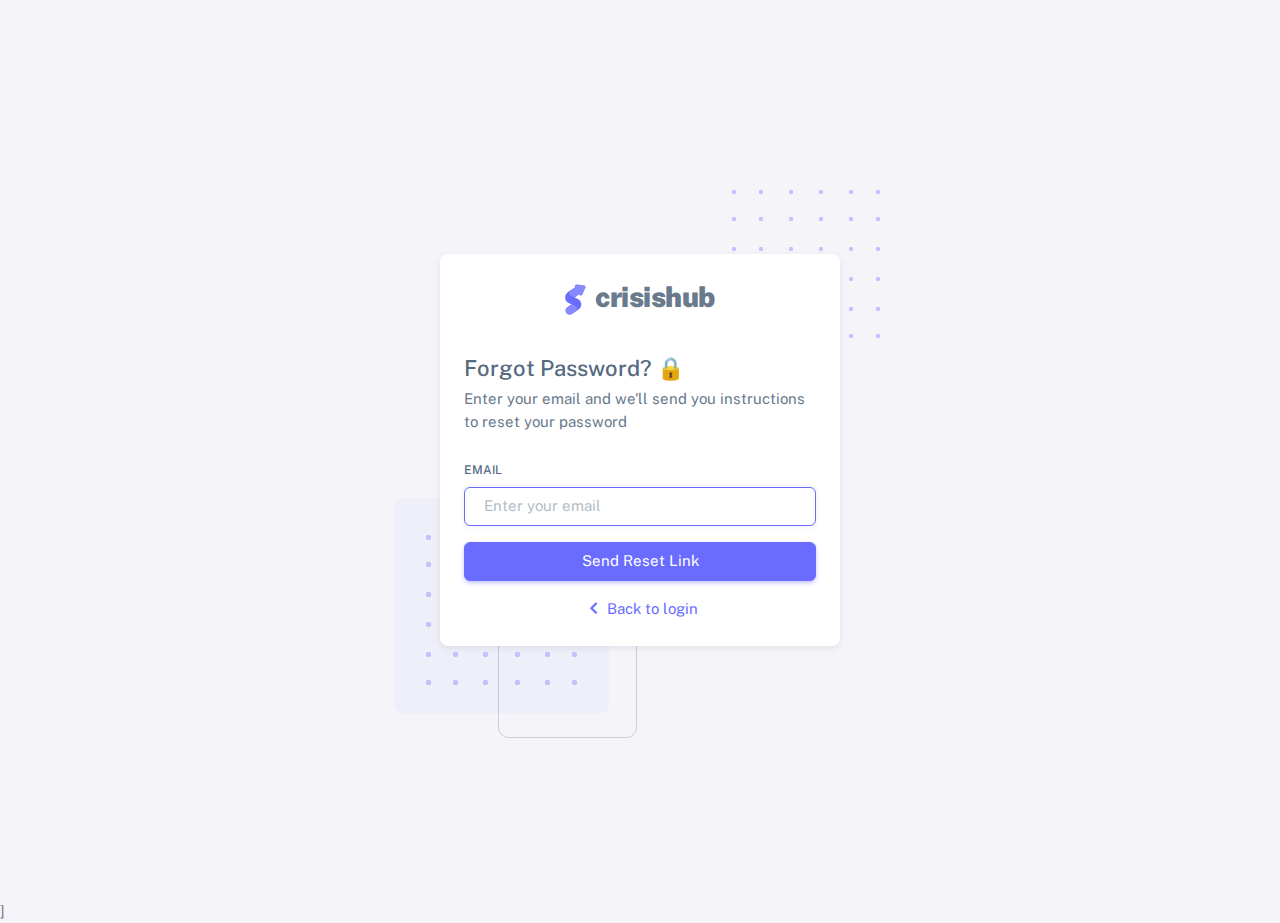
<file: CrisisHub-dashboard/html/auth-forgot-password-basic.html>
<!DOCTYPE html>


<!-- beautify ignore:start -->
<html
        lang="en"
        class="light-style customizer-hide"
        dir="ltr"
        data-theme="theme-default"
        data-assets-path="../assets/"
        data-template="vertical-menu-template-free"
>
<head>
    <meta charset="utf-8" />
    <meta
            name="viewport"
            content="width=device-width, initial-scale=1.0, user-scalable=no, minimum-scale=1.0, maximum-scale=1.0"
    />




    <title>CrisisHub Dashboard</title>

    <meta name="description" content="" />


    <!-- Favicon -->
    <link rel="icon" type="image/x-icon" href="../assets/img/favicon/favicon.ico" />

    <!-- Fonts -->
    <link rel="preconnect" href="https://fonts.googleapis.com" />
    <link rel="preconnect" href="https://fonts.gstatic.com" crossorigin />
    <link
            href="https://fonts.googleapis.com/css2?family=Public+Sans:ital,wght@0,300;0,400;0,500;0,600;0,700;1,300;1,400;1,500;1,600;1,700&display=swap"
            rel="stylesheet"
    />

    <!-- Icons. Uncomment required icon fonts -->
    <link rel="stylesheet" href="../assets/vendor/fonts/boxicons.css" />

    <!-- Validation -->
    <script type="module" src="../TypeScript/ValidationForgotPassword.ts"></script>

    <!-- js bundle + css -->
    <link href="https://cdn.jsdelivr.net/npm/bootstrap@5.1.3/dist/css/bootstrap.min.css" rel="stylesheet" integrity="sha384-1BmE4kWBq78iYhFldvKuhfTAU6auU8tT94WrHftjDbrCEXSU1oBoqyl2QvZ6jIW3" crossorigin="anonymous">
    <script src="https://cdn.jsdelivr.net/npm/bootstrap@5.1.3/dist/js/bootstrap.bundle.min.js" integrity="sha384-ka7Sk0Gln4gmtz2MlQnikT1wXgYsOg+OMhuP+IlRH9sENBO0LRn5q+8nbTov4+1p" crossorigin="anonymous"></script>

    <!-- Core CSS -->
    <link rel="stylesheet" href="../assets/vendor/css/core.css" class="template-customizer-core-css" />
    <link rel="stylesheet" href="../assets/vendor/css/theme-default.css" class="template-customizer-theme-css" />
    <link rel="stylesheet" href="../assets/css/demo.css" />

    <!-- Vendors CSS -->
    <link rel="stylesheet" href="../assets/vendor/libs/perfect-scrollbar/perfect-scrollbar.css" />

    <!-- Page CSS -->
    <!-- Page -->
    <link rel="stylesheet" href="../assets/vendor/css/pages/page-auth.css" />
    <!-- Helpers -->
    <script src="../assets/vendor/js/helpers.js"></script>


    <script src="../assets/js/config.js"></script>
</head>





<body>
<!-- Content -->

<div class="container-xxl">
    <div class="authentication-wrapper authentication-basic container-p-y">
        <div class="authentication-inner py-4">
            <!-- Forgot Password -->
            <div class="card">
                <div class="card-body">
                    <!-- Logo -->
                    <div class="app-brand justify-content-center">
                        <a href="index.html" class="app-brand-link gap-2">
                  <span class="app-brand-logo demo">
                    <svg
                            width="25"
                            viewBox="0 0 25 42"
                            version="1.1"
                            xmlns="http://www.w3.org/2000/svg"
                            xmlns:xlink="http://www.w3.org/1999/xlink"
                    >
                      <defs>
                        <path
                                d="M13.7918663,0.358365126 L3.39788168,7.44174259 C0.566865006,9.69408886 -0.379795268,12.4788597 0.557900856,15.7960551 C0.68998853,16.2305145 1.09562888,17.7872135 3.12357076,19.2293357 C3.8146334,19.7207684 5.32369333,20.3834223 7.65075054,21.2172976 L7.59773219,21.2525164 L2.63468769,24.5493413 C0.445452254,26.3002124 0.0884951797,28.5083815 1.56381646,31.1738486 C2.83770406,32.8170431 5.20850219,33.2640127 7.09180128,32.5391577 C8.347334,32.0559211 11.4559176,30.0011079 16.4175519,26.3747182 C18.0338572,24.4997857 18.6973423,22.4544883 18.4080071,20.2388261 C17.963753,17.5346866 16.1776345,15.5799961 13.0496516,14.3747546 L10.9194936,13.4715819 L18.6192054,7.984237 L13.7918663,0.358365126 Z"
                                id="path-1"
                        ></path>
                        <path
                                d="M5.47320593,6.00457225 C4.05321814,8.216144 4.36334763,10.0722806 6.40359441,11.5729822 C8.61520715,12.571656 10.0999176,13.2171421 10.8577257,13.5094407 L15.5088241,14.433041 L18.6192054,7.984237 C15.5364148,3.11535317 13.9273018,0.573395879 13.7918663,0.358365126 C13.5790555,0.511491653 10.8061687,2.3935607 5.47320593,6.00457225 Z"
                                id="path-3"
                        ></path>
                        <path
                                d="M7.50063644,21.2294429 L12.3234468,23.3159332 C14.1688022,24.7579751 14.397098,26.4880487 13.008334,28.506154 C11.6195701,30.5242593 10.3099883,31.790241 9.07958868,32.3040991 C5.78142938,33.4346997 4.13234973,34 4.13234973,34 C4.13234973,34 2.75489982,33.0538207 2.37032616e-14,31.1614621 C-0.55822714,27.8186216 -0.55822714,26.0572515 -4.05231404e-15,25.8773518 C0.83734071,25.6075023 2.77988457,22.8248993 3.3049379,22.52991 C3.65497346,22.3332504 5.05353963,21.8997614 7.50063644,21.2294429 Z"
                                id="path-4"
                        ></path>
                        <path
                                d="M20.6,7.13333333 L25.6,13.8 C26.2627417,14.6836556 26.0836556,15.9372583 25.2,16.6 C24.8538077,16.8596443 24.4327404,17 24,17 L14,17 C12.8954305,17 12,16.1045695 12,15 C12,14.5672596 12.1403557,14.1461923 12.4,13.8 L17.4,7.13333333 C18.0627417,6.24967773 19.3163444,6.07059163 20.2,6.73333333 C20.3516113,6.84704183 20.4862915,6.981722 20.6,7.13333333 Z"
                                id="path-5"
                        ></path>
                      </defs>
                      <g id="g-app-brand" stroke="none" stroke-width="1" fill="none" fill-rule="evenodd">
                        <g id="Brand-Logo" transform="translate(-27.000000, -15.000000)">
                          <g id="Icon" transform="translate(27.000000, 15.000000)">
                            <g id="Mask" transform="translate(0.000000, 8.000000)">
                              <mask id="mask-2" fill="white">
                                <use xlink:href="#path-1"></use>
                              </mask>
                              <use fill="#696cff" xlink:href="#path-1"></use>
                              <g id="Path-3" mask="url(#mask-2)">
                                <use fill="#696cff" xlink:href="#path-3"></use>
                                <use fill-opacity="0.2" fill="#FFFFFF" xlink:href="#path-3"></use>
                              </g>
                              <g id="Path-4" mask="url(#mask-2)">
                                <use fill="#696cff" xlink:href="#path-4"></use>
                                <use fill-opacity="0.2" fill="#FFFFFF" xlink:href="#path-4"></use>
                              </g>
                            </g>
                            <g
                                    id="Triangle"
                                    transform="translate(19.000000, 11.000000) rotate(-300.000000) translate(-19.000000, -11.000000) "
                            >
                              <use fill="#696cff" xlink:href="#path-5"></use>
                              <use fill-opacity="0.2" fill="#FFFFFF" xlink:href="#path-5"></use>
                            </g>
                          </g>
                        </g>
                      </g>
                    </svg>
                  </span>
                            <span class="app-brand-text demo text-body fw-bolder">CrisisHub</span>
                        </a>
                    </div>
                    <!-- /Logo -->
                    <h4 class="mb-2">Forgot Password? 🔒</h4>
                    <p class="mb-4">Enter your email and we'll send you instructions to reset your password</p>
                    <form id="formAuthentication" class="mb-3" action="index.html" method="POST">
                        <div class="mb-3">
                            <label for="email" class="form-label">Email</label>
                            <input
                                    type="text"
                                    class="form-control"
                                    id="email"
                                    name="email"
                                    placeholder="Enter your email"
                                    autofocus
                            />
                        </div>
                        <button class="btn btn-primary d-grid w-100">Send Reset Link</button>
                    </form>
                    <div class="text-center">
                        <a href="auth-login-basic.html" class="d-flex align-items-center justify-content-center">
                            <i class="bx bx-chevron-left scaleX-n1-rtl bx-sm"></i>
                            Back to login
                        </a>
                    </div>
                </div>
            </div>
            <!-- /Forgot Password -->
        </div>
    </div>
</div>

<!-- / Content -->



<!-- Core JS -->
<!-- build:js assets/vendor/js/core.js -->
<script src="../assets/vendor/libs/jquery/jquery.js"></script>
<script src="../assets/vendor/libs/popper/popper.js"></script>
<script src="../assets/vendor/js/bootstrap.js"></script>
<script src="../assets/vendor/libs/perfect-scrollbar/perfect-scrollbar.js"></script>

<script src="../assets/vendor/js/menu.js"></script>
<!-- endbuild -->

<!-- Vendors JS -->

<!-- Main JS -->
<script src="../assets/js/main.js"></script>

]

</body>
</html>
</file>
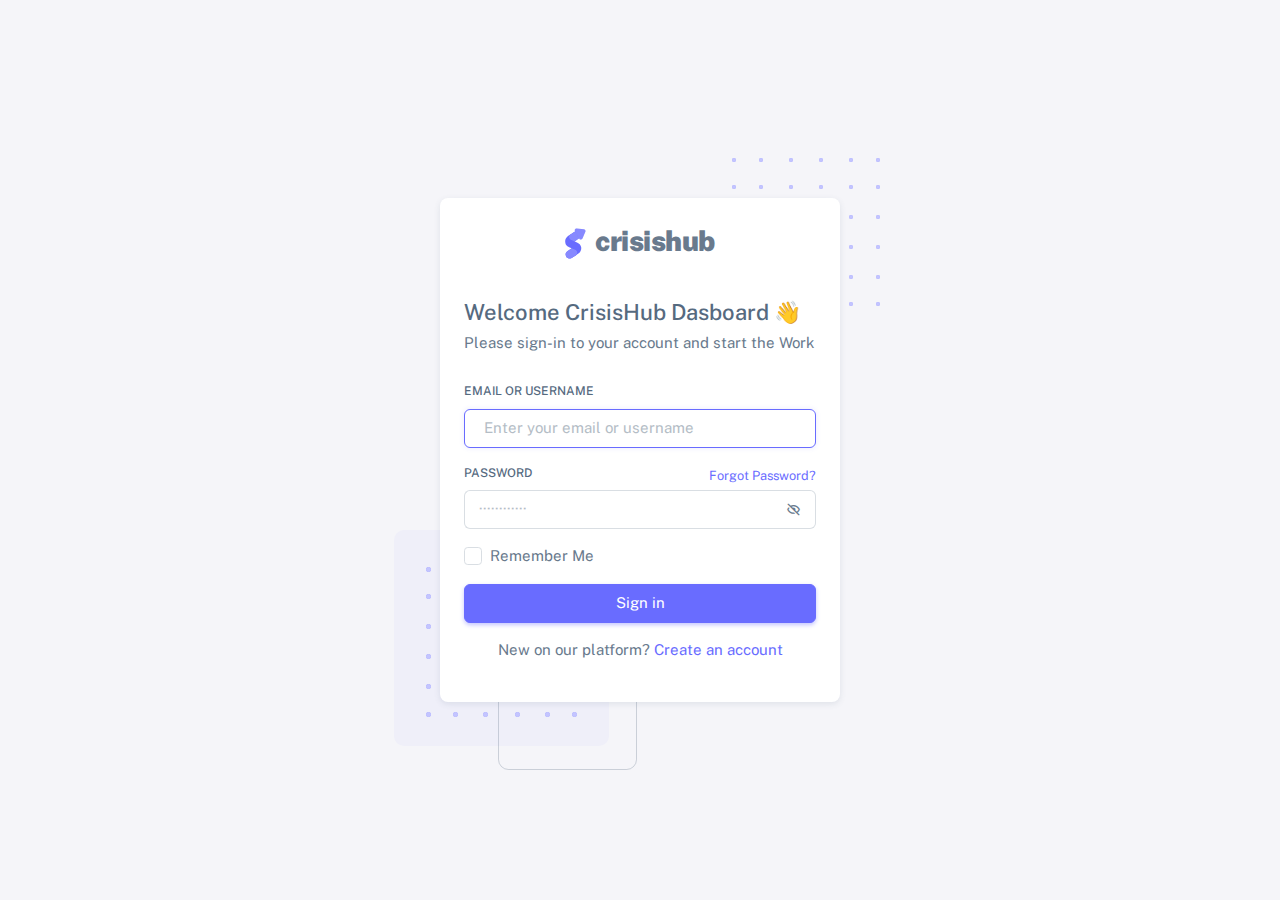
<file: CrisisHub-dashboard/html/auth-login-basic.html>
<!DOCTYPE html>


<html
        lang="en"
        class="light-style customizer-hide"
        dir="ltr"
        data-theme="theme-default"
        data-assets-path="../assets/"
        data-template="vertical-menu-template-free"
>
<head>
    <meta charset="utf-8" />
    <meta
            name="viewport"
            content="width=device-width, initial-scale=1.0, user-scalable=no, minimum-scale=1.0, maximum-scale=1.0"
    />

    <title>CrisHub Dashboard</title>

    <meta name="description" content="" />

    <!-- Favicon -->
    <link rel="icon" type="image/x-icon" href="../assets/img/favicon/favicon.ico" />

    <!-- Fonts -->
    <link rel="preconnect" href="https://fonts.googleapis.com" />
    <link rel="preconnect" href="https://fonts.gstatic.com" crossorigin />
    <link
            href="https://fonts.googleapis.com/css2?family=Public+Sans:ital,wght@0,300;0,400;0,500;0,600;0,700;1,300;1,400;1,500;1,600;1,700&display=swap"
            rel="stylesheet"
    />

    <!-- Icons. Uncomment required icon fonts -->
    <link rel="stylesheet" href="../assets/vendor/fonts/boxicons.css" />


    <!-- js bundle + css -->
    <link href="https://cdn.jsdelivr.net/npm/bootstrap@5.1.3/dist/css/bootstrap.min.css" rel="stylesheet" integrity="sha384-1BmE4kWBq78iYhFldvKuhfTAU6auU8tT94WrHftjDbrCEXSU1oBoqyl2QvZ6jIW3" crossorigin="anonymous">
    <script src="https://cdn.jsdelivr.net/npm/bootstrap@5.1.3/dist/js/bootstrap.bundle.min.js" integrity="sha384-ka7Sk0Gln4gmtz2MlQnikT1wXgYsOg+OMhuP+IlRH9sENBO0LRn5q+8nbTov4+1p" crossorigin="anonymous"></script>

    <!-- validation -->
    <script type="module" src="../TypeScript/ValidationLogin.ts"></script>


    <!-- Core CSS -->
    <link rel="stylesheet" href="../assets/vendor/css/core.css" class="template-customizer-core-css" />
    <link rel="stylesheet" href="../assets/vendor/css/theme-default.css" class="template-customizer-theme-css" />
    <link rel="stylesheet" href="../assets/css/demo.css" />

    <!-- Vendors CSS -->
    <link rel="stylesheet" href="../assets/vendor/libs/perfect-scrollbar/perfect-scrollbar.css" />

    <!-- Page CSS -->
    <!-- Page -->
    <link rel="stylesheet" href="../assets/vendor/css/pages/page-auth.css" />
    <!-- Helpers -->
    <script src="../assets/vendor/js/helpers.js"></script>


    <script src="../assets/js/config.js"></script>
</head>

<body>
<!-- Content -->

<div class="container-xxl">
    <div class="authentication-wrapper authentication-basic container-p-y">
        <div class="authentication-inner">
            <!-- Register -->
            <div class="card">
                <div class="card-body">
                    <!-- Logo -->
                    <div class="app-brand justify-content-center">
                        <a href="index.html" class="app-brand-link gap-2">
                  <span class="app-brand-logo demo">
                    <svg
                            width="25"
                            viewBox="0 0 25 42"
                            version="1.1"
                            xmlns="http://www.w3.org/2000/svg"
                            xmlns:xlink="http://www.w3.org/1999/xlink"
                    >
                      <defs>
                        <path
                                d="M13.7918663,0.358365126 L3.39788168,7.44174259 C0.566865006,9.69408886 -0.379795268,12.4788597 0.557900856,15.7960551 C0.68998853,16.2305145 1.09562888,17.7872135 3.12357076,19.2293357 C3.8146334,19.7207684 5.32369333,20.3834223 7.65075054,21.2172976 L7.59773219,21.2525164 L2.63468769,24.5493413 C0.445452254,26.3002124 0.0884951797,28.5083815 1.56381646,31.1738486 C2.83770406,32.8170431 5.20850219,33.2640127 7.09180128,32.5391577 C8.347334,32.0559211 11.4559176,30.0011079 16.4175519,26.3747182 C18.0338572,24.4997857 18.6973423,22.4544883 18.4080071,20.2388261 C17.963753,17.5346866 16.1776345,15.5799961 13.0496516,14.3747546 L10.9194936,13.4715819 L18.6192054,7.984237 L13.7918663,0.358365126 Z"
                                id="path-1"
                        ></path>
                        <path
                                d="M5.47320593,6.00457225 C4.05321814,8.216144 4.36334763,10.0722806 6.40359441,11.5729822 C8.61520715,12.571656 10.0999176,13.2171421 10.8577257,13.5094407 L15.5088241,14.433041 L18.6192054,7.984237 C15.5364148,3.11535317 13.9273018,0.573395879 13.7918663,0.358365126 C13.5790555,0.511491653 10.8061687,2.3935607 5.47320593,6.00457225 Z"
                                id="path-3"
                        ></path>
                        <path
                                d="M7.50063644,21.2294429 L12.3234468,23.3159332 C14.1688022,24.7579751 14.397098,26.4880487 13.008334,28.506154 C11.6195701,30.5242593 10.3099883,31.790241 9.07958868,32.3040991 C5.78142938,33.4346997 4.13234973,34 4.13234973,34 C4.13234973,34 2.75489982,33.0538207 2.37032616e-14,31.1614621 C-0.55822714,27.8186216 -0.55822714,26.0572515 -4.05231404e-15,25.8773518 C0.83734071,25.6075023 2.77988457,22.8248993 3.3049379,22.52991 C3.65497346,22.3332504 5.05353963,21.8997614 7.50063644,21.2294429 Z"
                                id="path-4"
                        ></path>
                        <path
                                d="M20.6,7.13333333 L25.6,13.8 C26.2627417,14.6836556 26.0836556,15.9372583 25.2,16.6 C24.8538077,16.8596443 24.4327404,17 24,17 L14,17 C12.8954305,17 12,16.1045695 12,15 C12,14.5672596 12.1403557,14.1461923 12.4,13.8 L17.4,7.13333333 C18.0627417,6.24967773 19.3163444,6.07059163 20.2,6.73333333 C20.3516113,6.84704183 20.4862915,6.981722 20.6,7.13333333 Z"
                                id="path-5"
                        ></path>
                      </defs>
                      <g id="g-app-brand" stroke="none" stroke-width="1" fill="none" fill-rule="evenodd">
                        <g id="Brand-Logo" transform="translate(-27.000000, -15.000000)">
                          <g id="Icon" transform="translate(27.000000, 15.000000)">
                            <g id="Mask" transform="translate(0.000000, 8.000000)">
                              <mask id="mask-2" fill="white">
                                <use xlink:href="#path-1"></use>
                              </mask>
                              <use fill="#696cff" xlink:href="#path-1"></use>
                              <g id="Path-3" mask="url(#mask-2)">
                                <use fill="#696cff" xlink:href="#path-3"></use>
                                <use fill-opacity="0.2" fill="#FFFFFF" xlink:href="#path-3"></use>
                              </g>
                              <g id="Path-4" mask="url(#mask-2)">
                                <use fill="#696cff" xlink:href="#path-4"></use>
                                <use fill-opacity="0.2" fill="#FFFFFF" xlink:href="#path-4"></use>
                              </g>
                            </g>
                            <g
                                    id="Triangle"
                                    transform="translate(19.000000, 11.000000) rotate(-300.000000) translate(-19.000000, -11.000000) "
                            >
                              <use fill="#696cff" xlink:href="#path-5"></use>
                              <use fill-opacity="0.2" fill="#FFFFFF" xlink:href="#path-5"></use>
                            </g>
                          </g>
                        </g>
                      </g>
                    </svg>
                  </span>
                            <span class="app-brand-text demo text-body fw-bolder">CrisisHub</span>
                        </a>
                    </div>
                    <!-- /Logo -->
                    <h4 class="mb-2">Welcome CrisisHub Dasboard 👋</h4>
                    <p class="mb-4">Please sign-in to your account and start the Work</p>

                    <form id="formAuthentication" class="mb-3" action="index.html" method="POST">
                        <div class="mb-3">
                            <label for="email" class="form-label">Email or Username</label>
                            <input
                                    type="text"
                                    class="form-control"
                                    id="email"
                                    name="email-username"
                                    placeholder="Enter your email or username"
                                    autofocus
                            />
                        </div>
                        <div class="mb-3 form-password-toggle">
                            <div class="d-flex justify-content-between">
                                <label class="form-label" for="password">Password</label>
                                <a href="auth-forgot-password-basic.html">
                                    <small>Forgot Password?</small>
                                </a>
                            </div>
                            <div class="input-group input-group-merge">
                                <input
                                        type="password"
                                        id="password"
                                        class="form-control"
                                        name="password"
                                        placeholder="&#xb7;&#xb7;&#xb7;&#xb7;&#xb7;&#xb7;&#xb7;&#xb7;&#xb7;&#xb7;&#xb7;&#xb7;"
                                        aria-describedby="password"
                                />
                                <span class="input-group-text cursor-pointer"><i class="bx bx-hide"></i></span>
                            </div>
                        </div>
                        <div class="mb-3">
                            <div class="form-check">
                                <input class="form-check-input" type="checkbox" id="remember-me" />
                                <label class="form-check-label" for="remember-me"> Remember Me </label>
                            </div>
                        </div>
                        <div class="mb-3">
                            <button class="btn btn-primary d-grid w-100" type="submit">Sign in</button>
                        </div>
                    </form>

                    <p class="text-center">
                        <span>New on our platform?</span>
                        <a href="auth-register-basic.html">
                            <span>Create an account</span>
                        </a>
                    </p>
                </div>
            </div>
            <!-- /Register -->
        </div>
    </div>
</div>



<script src="../assets/vendor/libs/jquery/jquery.js"></script>
<script src="../assets/vendor/libs/popper/popper.js"></script>
<script src="../assets/vendor/js/bootstrap.js"></script>
<script src="../assets/vendor/libs/perfect-scrollbar/perfect-scrollbar.js"></script>

<script src="../assets/vendor/js/menu.js"></script>
<!-- endbuild -->

<!-- Vendors JS -->

<!-- Main JS -->
<script src="../assets/js/main.js"></script>

<!-- Page JS -->



</body>
</html>
</file>
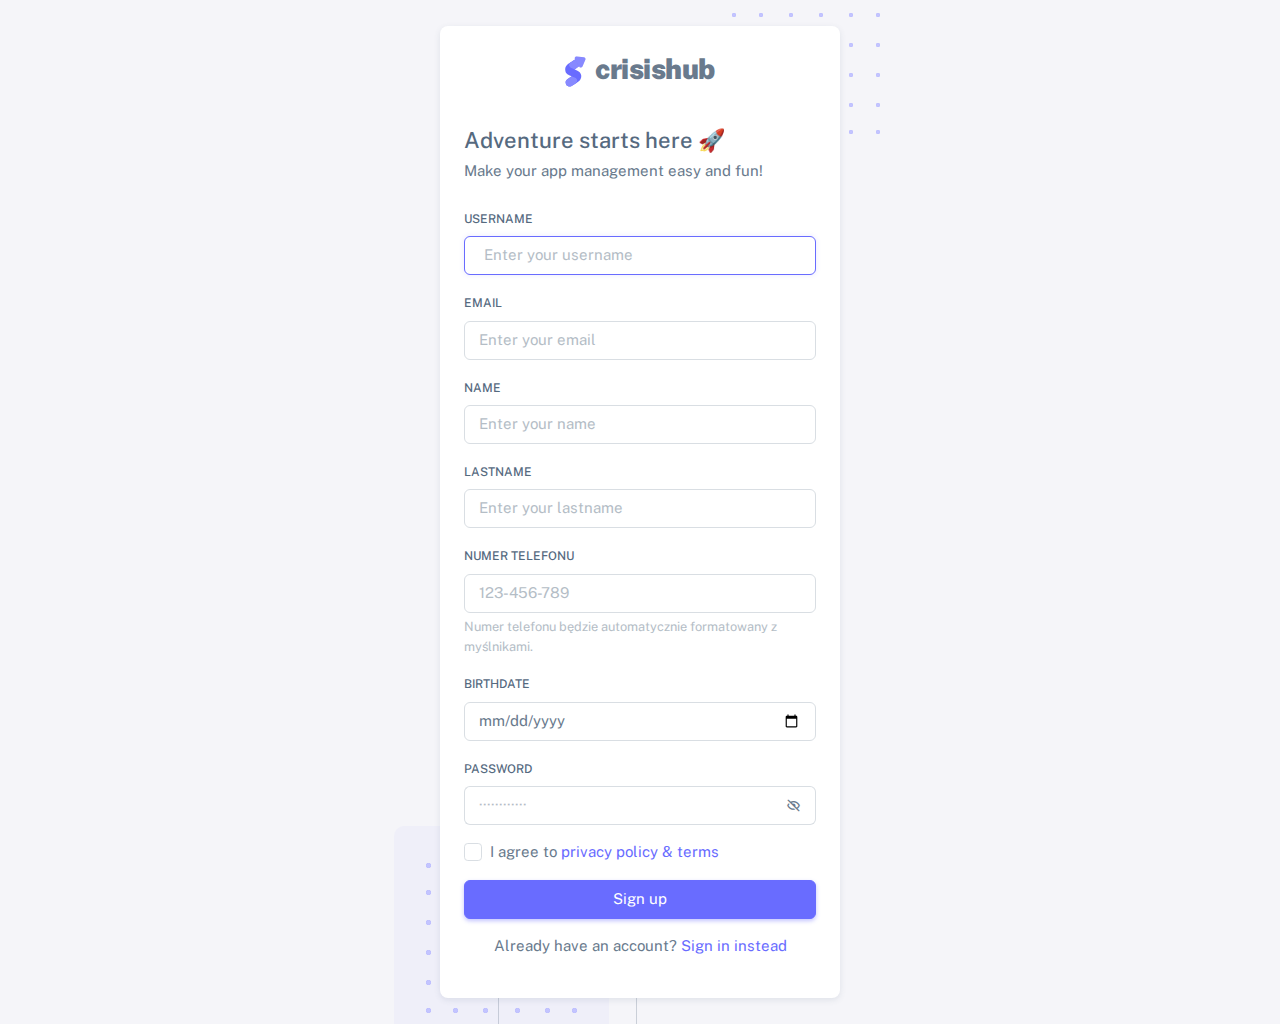
<file: CrisisHub-dashboard/html/auth-register-basic.html>
<!DOCTYPE html>



<html
        lang="en"
        class="light-style customizer-hide"
        dir="ltr"
        data-theme="theme-default"
        data-assets-path="../assets/"
        data-template="vertical-menu-template-free"
>
<head>
    <meta charset="utf-8" />
    <meta
            name="viewport"
            content="width=device-width, initial-scale=1.0, user-scalable=no, minimum-scale=1.0, maximum-scale=1.0"
    />

    <title>CrisisHub Dashboard</title>

    <meta name="description" content="" />

    <!-- Favicon -->
    <link rel="icon" type="image/x-icon" href="../assets/img/favicon/favicon.ico" />

    <!-- Fonts -->
    <link rel="preconnect" href="https://fonts.googleapis.com" />
    <link rel="preconnect" href="https://fonts.gstatic.com" crossorigin />
    <link
            href="https://fonts.googleapis.com/css2?family=Public+Sans:ital,wght@0,300;0,400;0,500;0,600;0,700;1,300;1,400;1,500;1,600;1,700&display=swap"
            rel="stylesheet"
    />

    <!-- Icons. Uncomment required icon fonts -->
    <link rel="stylesheet" href="../assets/vendor/fonts/boxicons.css" />

    <!-- js bundle + css -->
    <link href="https://cdn.jsdelivr.net/npm/bootstrap@5.1.3/dist/css/bootstrap.min.css" rel="stylesheet" integrity="sha384-1BmE4kWBq78iYhFldvKuhfTAU6auU8tT94WrHftjDbrCEXSU1oBoqyl2QvZ6jIW3" crossorigin="anonymous">
    <script src="https://cdn.jsdelivr.net/npm/bootstrap@5.1.3/dist/js/bootstrap.bundle.min.js" integrity="sha384-ka7Sk0Gln4gmtz2MlQnikT1wXgYsOg+OMhuP+IlRH9sENBO0LRn5q+8nbTov4+1p" crossorigin="anonymous"></script>


    <!-- Core CSS -->
    <link rel="stylesheet" href="../assets/vendor/css/core.css" class="template-customizer-core-css" />
    <link rel="stylesheet" href="../assets/vendor/css/theme-default.css" class="template-customizer-theme-css" />
    <link rel="stylesheet" href="../assets/css/demo.css" />

    <!-- Vendors CSS -->
    <link rel="stylesheet" href="../assets/vendor/libs/perfect-scrollbar/perfect-scrollbar.css" />

    <!-- register -->
    <script type="module" src="auth-register-basic.html"></script>


    <!-- Page CSS -->
    <!-- Page -->
    <link rel="stylesheet" href="../assets/vendor/css/pages/page-auth.css" />
    <!-- Helpers -->
    <script src="../assets/vendor/js/helpers.js"></script>


    <script src="../assets/js/config.js"></script>
</head>

<body>
<!-- Content -->

<div class="container-xxl">
    <div class="authentication-wrapper authentication-basic container-p-y">
        <div class="authentication-inner">
            <!-- Register Card -->
            <div class="card">
                <div class="card-body">
                    <!-- Logo -->
                    <div class="app-brand justify-content-center">
                        <a href="index.html" class="app-brand-link gap-2">
                  <span class="app-brand-logo demo">
                    <svg
                            width="25"
                            viewBox="0 0 25 42"
                            version="1.1"
                            xmlns="http://www.w3.org/2000/svg"
                            xmlns:xlink="http://www.w3.org/1999/xlink"
                    >
                      <defs>
                        <path
                                d="M13.7918663,0.358365126 L3.39788168,7.44174259 C0.566865006,9.69408886 -0.379795268,12.4788597 0.557900856,15.7960551 C0.68998853,16.2305145 1.09562888,17.7872135 3.12357076,19.2293357 C3.8146334,19.7207684 5.32369333,20.3834223 7.65075054,21.2172976 L7.59773219,21.2525164 L2.63468769,24.5493413 C0.445452254,26.3002124 0.0884951797,28.5083815 1.56381646,31.1738486 C2.83770406,32.8170431 5.20850219,33.2640127 7.09180128,32.5391577 C8.347334,32.0559211 11.4559176,30.0011079 16.4175519,26.3747182 C18.0338572,24.4997857 18.6973423,22.4544883 18.4080071,20.2388261 C17.963753,17.5346866 16.1776345,15.5799961 13.0496516,14.3747546 L10.9194936,13.4715819 L18.6192054,7.984237 L13.7918663,0.358365126 Z"
                                id="path-1"
                        ></path>
                        <path
                                d="M5.47320593,6.00457225 C4.05321814,8.216144 4.36334763,10.0722806 6.40359441,11.5729822 C8.61520715,12.571656 10.0999176,13.2171421 10.8577257,13.5094407 L15.5088241,14.433041 L18.6192054,7.984237 C15.5364148,3.11535317 13.9273018,0.573395879 13.7918663,0.358365126 C13.5790555,0.511491653 10.8061687,2.3935607 5.47320593,6.00457225 Z"
                                id="path-3"
                        ></path>
                        <path
                                d="M7.50063644,21.2294429 L12.3234468,23.3159332 C14.1688022,24.7579751 14.397098,26.4880487 13.008334,28.506154 C11.6195701,30.5242593 10.3099883,31.790241 9.07958868,32.3040991 C5.78142938,33.4346997 4.13234973,34 4.13234973,34 C4.13234973,34 2.75489982,33.0538207 2.37032616e-14,31.1614621 C-0.55822714,27.8186216 -0.55822714,26.0572515 -4.05231404e-15,25.8773518 C0.83734071,25.6075023 2.77988457,22.8248993 3.3049379,22.52991 C3.65497346,22.3332504 5.05353963,21.8997614 7.50063644,21.2294429 Z"
                                id="path-4"
                        ></path>
                        <path
                                d="M20.6,7.13333333 L25.6,13.8 C26.2627417,14.6836556 26.0836556,15.9372583 25.2,16.6 C24.8538077,16.8596443 24.4327404,17 24,17 L14,17 C12.8954305,17 12,16.1045695 12,15 C12,14.5672596 12.1403557,14.1461923 12.4,13.8 L17.4,7.13333333 C18.0627417,6.24967773 19.3163444,6.07059163 20.2,6.73333333 C20.3516113,6.84704183 20.4862915,6.981722 20.6,7.13333333 Z"
                                id="path-5"
                        ></path>
                      </defs>
                      <g id="g-app-brand" stroke="none" stroke-width="1" fill="none" fill-rule="evenodd">
                        <g id="Brand-Logo" transform="translate(-27.000000, -15.000000)">
                          <g id="Icon" transform="translate(27.000000, 15.000000)">
                            <g id="Mask" transform="translate(0.000000, 8.000000)">
                              <mask id="mask-2" fill="white">
                                <use xlink:href="#path-1"></use>
                              </mask>
                              <use fill="#696cff" xlink:href="#path-1"></use>
                              <g id="Path-3" mask="url(#mask-2)">
                                <use fill="#696cff" xlink:href="#path-3"></use>
                                <use fill-opacity="0.2" fill="#FFFFFF" xlink:href="#path-3"></use>
                              </g>
                              <g id="Path-4" mask="url(#mask-2)">
                                <use fill="#696cff" xlink:href="#path-4"></use>
                                <use fill-opacity="0.2" fill="#FFFFFF" xlink:href="#path-4"></use>
                              </g>
                            </g>
                            <g
                                    id="Triangle"
                                    transform="translate(19.000000, 11.000000) rotate(-300.000000) translate(-19.000000, -11.000000) "
                            >
                              <use fill="#696cff" xlink:href="#path-5"></use>
                              <use fill-opacity="0.2" fill="#FFFFFF" xlink:href="#path-5"></use>
                            </g>
                          </g>
                        </g>
                      </g>
                    </svg>
                  </span>
                            <span class="app-brand-text demo text-body fw-bolder">CrisisHub</span>
                        </a>
                    </div>
                    <!-- /Logo -->
                    <h4 class="mb-2">Adventure starts here 🚀</h4>
                    <p class="mb-4">Make your app management easy and fun!</p>

                    <form id="formAuthentication" class="mb-3" action="index.html" method="POST">
                        <div class="mb-3">
                            <label for="username" class="form-label">Username</label>
                            <input
                                    type="text"
                                    class="form-control"
                                    id="username"
                                    name="username"
                                    placeholder="Enter your username"
                                    autofocus
                            />
                        </div>
                        <div class="mb-3">
                            <label for="email" class="form-label">Email</label>
                            <input type="text" class="form-control" id="email" name="email" placeholder="Enter your email" />
                        </div>

                        <div class="mb-3">
                            <label for="username" class="form-label">name</label>
                            <input type="text" class="form-control" id="name" name="name" placeholder="Enter your name" />
                        </div>

                        <div class="mb-3">
                            <label for="username" class="form-label">lastname</label>
                            <input type="text" class="form-control" id="lastname" name="lastname" placeholder="Enter your lastname" />
                        </div>

                        <div class="mb-3">
                            <label for="phone" class="form-label">Numer telefonu</label>
                            <input type="tel" class="form-control" id="phone" name="phone" placeholder="123-456-789" maxlength="12">
                            <div class="form-text">Numer telefonu będzie automatycznie formatowany z myślnikami.</div>
                        </div>

                        <script>
                            document.getElementById('phone').addEventListener('input', function (e) {
                                let input = e.target.value;

                                // Usuwa wszystko, co nie jest cyfrą
                                input = input.replace(/\D/g, '');

                                // Formatowanie numeru jako XXX-XXX-XXX
                                if (input.length > 3 && input.length <= 6) {
                                    input = input.slice(0, 3) + '-' + input.slice(3);
                                } else if (input.length > 6) {
                                    input = input.slice(0, 3) + '-' + input.slice(3, 6) + '-' + input.slice(6);
                                }

                                // Ustawia sformatowany numer z powrotem w polu
                                e.target.value = input;
                            });
                        </script>

                        <!-- brith date -->

                        <div class="mb-3">
                            <label for="birthdate" class="form-label">BirthDate</label>
                            <input type="date" class="form-control" id="birthdate" name="birthdate" placeholder="Wybierz datę urodzenia">
                        </div>
                        <!-- Password -->
                        <div class="mb-3 form-password-toggle">
                            <label class="form-label" for="password">Password</label>
                            <div class="input-group input-group-merge">
                                <input
                                        type="password"
                                        id="password"
                                        class="form-control"
                                        name="password"
                                        placeholder="&#xb7;&#xb7;&#xb7;&#xb7;&#xb7;&#xb7;&#xb7;&#xb7;&#xb7;&#xb7;&#xb7;&#xb7;"
                                        aria-describedby="password"
                                />
                                <span class="input-group-text cursor-pointer"><i class="bx bx-hide"></i></span>
                            </div>
                        </div>

                        <div class="mb-3">
                            <div class="form-check">
                                <input class="form-check-input" type="checkbox" id="terms-conditions" name="terms" />
                                <label class="form-check-label" for="terms-conditions">
                                    I agree to
                                    <a href="javascript:void(0);">privacy policy & terms</a>
                                </label>
                            </div>
                        </div>
                        <button class="btn btn-primary d-grid w-100">Sign up</button>
                    </form>

                    <p class="text-center">
                        <span>Already have an account?</span>
                        <a href="auth-login-basic.html">
                            <span>Sign in instead</span>
                        </a>
                    </p>
                </div>
            </div>
            <!-- Register Card -->
        </div>
    </div>
</div>

<!-- / Content -->


<script src="../assets/vendor/libs/jquery/jquery.js"></script>
<script src="../assets/vendor/libs/popper/popper.js"></script>
<script src="../assets/vendor/js/bootstrap.js"></script>
<script src="../assets/vendor/libs/perfect-scrollbar/perfect-scrollbar.js"></script>

<script src="../assets/vendor/js/menu.js"></script>

<!-- Main JS -->
<script src="../assets/js/main.js"></script>

<!-- Page JS -->


</body>
</html>
</file>
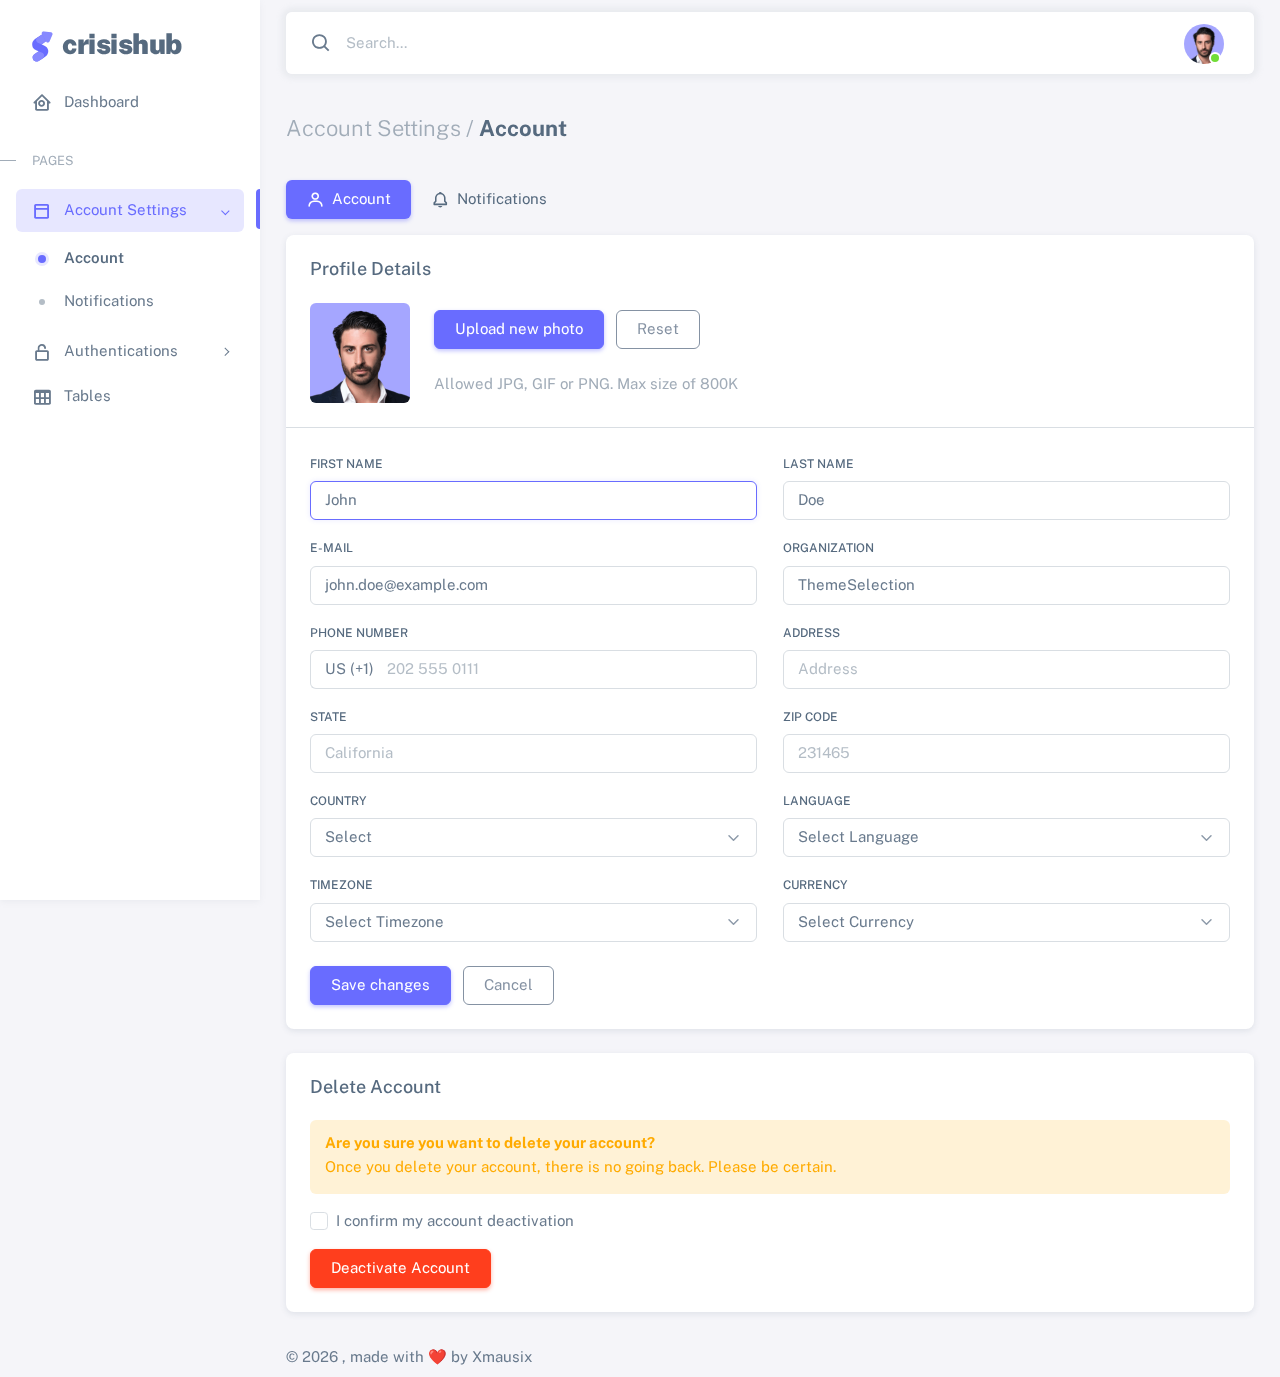
<file: CrisisHub-dashboard/html/pages-account-settings-account.html>
<!DOCTYPE html>


<html
  lang="en"
  class="light-style layout-menu-fixed"
  dir="ltr"
  data-theme="theme-default"
  data-assets-path="../assets/"
  data-template="vertical-menu-template-free"
>
  <head>
    <meta charset="utf-8" />
    <meta
      name="viewport"
      content="width=device-width, initial-scale=1.0, user-scalable=no, minimum-scale=1.0, maximum-scale=1.0"
    />

    <title>CrisisHub Dashboard</title>

    <meta name="description" content="" />

    <!-- Favicon -->
    <link rel="icon" type="image/x-icon" href="../assets/img/favicon/favicon.ico" />

    <!-- Fonts -->
    <link rel="preconnect" href="https://fonts.googleapis.com" />
    <link rel="preconnect" href="https://fonts.gstatic.com" crossorigin />
    <link
      href="https://fonts.googleapis.com/css2?family=Public+Sans:ital,wght@0,300;0,400;0,500;0,600;0,700;1,300;1,400;1,500;1,600;1,700&display=swap"
      rel="stylesheet"
    />

    <!-- Icons. Uncomment required icon fonts -->
    <link rel="stylesheet" href="../assets/vendor/fonts/boxicons.css" />

    <!-- Core CSS -->
    <link rel="stylesheet" href="../assets/vendor/css/core.css" class="template-customizer-core-css" />
    <link rel="stylesheet" href="../assets/vendor/css/theme-default.css" class="template-customizer-theme-css" />
    <link rel="stylesheet" href="../assets/css/demo.css" />

    <!-- Vendors CSS -->
    <link rel="stylesheet" href="../assets/vendor/libs/perfect-scrollbar/perfect-scrollbar.css" />

    <!-- Page CSS -->

    <!-- Helpers -->
    <script src="../assets/vendor/js/helpers.js"></script>


    <script src="../assets/js/config.js"></script>
  </head>

  <body>
    <!-- Layout wrapper -->
    <div class="layout-wrapper layout-content-navbar">
      <div class="layout-container">
        <!-- Menu -->

        <aside id="layout-menu" class="layout-menu menu-vertical menu bg-menu-theme">
          <div class="app-brand demo">
            <a href="index.html" class="app-brand-link">
              <span class="app-brand-logo demo">
                <svg
                  width="25"
                  viewBox="0 0 25 42"
                  version="1.1"
                  xmlns="http://www.w3.org/2000/svg"
                  xmlns:xlink="http://www.w3.org/1999/xlink"
                >
                  <defs>
                    <path
                      d="M13.7918663,0.358365126 L3.39788168,7.44174259 C0.566865006,9.69408886 -0.379795268,12.4788597 0.557900856,15.7960551 C0.68998853,16.2305145 1.09562888,17.7872135 3.12357076,19.2293357 C3.8146334,19.7207684 5.32369333,20.3834223 7.65075054,21.2172976 L7.59773219,21.2525164 L2.63468769,24.5493413 C0.445452254,26.3002124 0.0884951797,28.5083815 1.56381646,31.1738486 C2.83770406,32.8170431 5.20850219,33.2640127 7.09180128,32.5391577 C8.347334,32.0559211 11.4559176,30.0011079 16.4175519,26.3747182 C18.0338572,24.4997857 18.6973423,22.4544883 18.4080071,20.2388261 C17.963753,17.5346866 16.1776345,15.5799961 13.0496516,14.3747546 L10.9194936,13.4715819 L18.6192054,7.984237 L13.7918663,0.358365126 Z"
                      id="path-1"
                    ></path>
                    <path
                      d="M5.47320593,6.00457225 C4.05321814,8.216144 4.36334763,10.0722806 6.40359441,11.5729822 C8.61520715,12.571656 10.0999176,13.2171421 10.8577257,13.5094407 L15.5088241,14.433041 L18.6192054,7.984237 C15.5364148,3.11535317 13.9273018,0.573395879 13.7918663,0.358365126 C13.5790555,0.511491653 10.8061687,2.3935607 5.47320593,6.00457225 Z"
                      id="path-3"
                    ></path>
                    <path
                      d="M7.50063644,21.2294429 L12.3234468,23.3159332 C14.1688022,24.7579751 14.397098,26.4880487 13.008334,28.506154 C11.6195701,30.5242593 10.3099883,31.790241 9.07958868,32.3040991 C5.78142938,33.4346997 4.13234973,34 4.13234973,34 C4.13234973,34 2.75489982,33.0538207 2.37032616e-14,31.1614621 C-0.55822714,27.8186216 -0.55822714,26.0572515 -4.05231404e-15,25.8773518 C0.83734071,25.6075023 2.77988457,22.8248993 3.3049379,22.52991 C3.65497346,22.3332504 5.05353963,21.8997614 7.50063644,21.2294429 Z"
                      id="path-4"
                    ></path>
                    <path
                      d="M20.6,7.13333333 L25.6,13.8 C26.2627417,14.6836556 26.0836556,15.9372583 25.2,16.6 C24.8538077,16.8596443 24.4327404,17 24,17 L14,17 C12.8954305,17 12,16.1045695 12,15 C12,14.5672596 12.1403557,14.1461923 12.4,13.8 L17.4,7.13333333 C18.0627417,6.24967773 19.3163444,6.07059163 20.2,6.73333333 C20.3516113,6.84704183 20.4862915,6.981722 20.6,7.13333333 Z"
                      id="path-5"
                    ></path>
                  </defs>
                  <g id="g-app-brand" stroke="none" stroke-width="1" fill="none" fill-rule="evenodd">
                    <g id="Brand-Logo" transform="translate(-27.000000, -15.000000)">
                      <g id="Icon" transform="translate(27.000000, 15.000000)">
                        <g id="Mask" transform="translate(0.000000, 8.000000)">
                          <mask id="mask-2" fill="white">
                            <use xlink:href="#path-1"></use>
                          </mask>
                          <use fill="#696cff" xlink:href="#path-1"></use>
                          <g id="Path-3" mask="url(#mask-2)">
                            <use fill="#696cff" xlink:href="#path-3"></use>
                            <use fill-opacity="0.2" fill="#FFFFFF" xlink:href="#path-3"></use>
                          </g>
                          <g id="Path-4" mask="url(#mask-2)">
                            <use fill="#696cff" xlink:href="#path-4"></use>
                            <use fill-opacity="0.2" fill="#FFFFFF" xlink:href="#path-4"></use>
                          </g>
                        </g>
                        <g
                          id="Triangle"
                          transform="translate(19.000000, 11.000000) rotate(-300.000000) translate(-19.000000, -11.000000) "
                        >
                          <use fill="#696cff" xlink:href="#path-5"></use>
                          <use fill-opacity="0.2" fill="#FFFFFF" xlink:href="#path-5"></use>
                        </g>
                      </g>
                    </g>
                  </g>
                </svg>
              </span>
              <span class="app-brand-text demo menu-text fw-bolder ms-2">CrisisHub</span>
            </a>

            <a href="javascript:void(0);" class="layout-menu-toggle menu-link text-large ms-auto d-block d-xl-none">
              <i class="bx bx-chevron-left bx-sm align-middle"></i>
            </a>
          </div>

          <div class="menu-inner-shadow"></div>

          <ul class="menu-inner py-1">
            <!-- Dashboard -->
            <li class="menu-item">
              <a href="index.html" class="menu-link">
                <i class="menu-icon tf-icons bx bx-home-circle"></i>
                <div data-i18n="Analytics">Dashboard</div>
              </a>
            </li>

            <!-- Layouts -->

            <li class="menu-header small text-uppercase">
              <span class="menu-header-text">Pages</span>
            </li>
            <li class="menu-item active open">
              <a href="javascript:void(0);" class="menu-link menu-toggle">
                <i class="menu-icon tf-icons bx bx-dock-top"></i>
                <div data-i18n="Account Settings">Account Settings</div>
              </a>
              <ul class="menu-sub">
                <li class="menu-item active">
                  <a href="pages-account-settings-account.html" class="menu-link">
                    <div data-i18n="Account">Account</div>
                  </a>
                </li>
                <li class="menu-item">
                  <a href="pages-account-settings-notifications.html" class="menu-link">
                    <div data-i18n="Notifications">Notifications</div>
                  </a>
                </li>

              </ul>
            </li>
            <li class="menu-item">
              <a href="javascript:void(0);" class="menu-link menu-toggle">
                <i class="menu-icon tf-icons bx bx-lock-open-alt"></i>
                <div data-i18n="Authentications">Authentications</div>
              </a>
              <ul class="menu-sub">
                <li class="menu-item">
                  <a href="auth-login-basic.html" class="menu-link" target="_blank">
                    <div data-i18n="Basic">Login</div>
                  </a>
                </li>
                <li class="menu-item">
                  <a href="auth-register-basic.html" class="menu-link" target="_blank">
                    <div data-i18n="Basic">Register</div>
                  </a>
                </li>
                <li class="menu-item">
                  <a href="auth-forgot-password-basic.html" class="menu-link" target="_blank">
                    <div data-i18n="Basic">Forgot Password</div>
                  </a>
                </li>
              </ul>
            </li>



            <!-- Tables -->
            <li class="menu-item">
              <a href="tables-basic.html" class="menu-link">
                <i class="menu-icon tf-icons bx bx-table"></i>
                <div data-i18n="Tables">Tables</div>
              </a>
            </li>

        </aside>
        <!-- / Menu -->

        <!-- Layout container -->
        <div class="layout-page">
          <!-- Navbar -->

          <nav
            class="layout-navbar container-xxl navbar navbar-expand-xl navbar-detached align-items-center bg-navbar-theme"
            id="layout-navbar"
          >
            <div class="layout-menu-toggle navbar-nav align-items-xl-center me-3 me-xl-0 d-xl-none">
              <a class="nav-item nav-link px-0 me-xl-4" href="javascript:void(0)">
                <i class="bx bx-menu bx-sm"></i>
              </a>
            </div>

            <div class="navbar-nav-right d-flex align-items-center" id="navbar-collapse">
              <!-- Search -->
              <div class="navbar-nav align-items-center">
                <div class="nav-item d-flex align-items-center">
                  <i class="bx bx-search fs-4 lh-0"></i>
                  <input
                    type="text"
                    class="form-control border-0 shadow-none"
                    placeholder="Search..."
                    aria-label="Search..."
                  />
                </div>
              </div>
              <!-- /Search -->

              <ul class="navbar-nav flex-row align-items-center ms-auto">
                <!-- Place this tag where you want the button to render. -->


                <!-- User -->
                <li class="nav-item navbar-dropdown dropdown-user dropdown">
                  <a class="nav-link dropdown-toggle hide-arrow" href="javascript:void(0);" data-bs-toggle="dropdown">
                    <div class="avatar avatar-online">
                      <img src="../assets/img/avatars/1.png" alt class="w-px-40 h-auto rounded-circle" />
                    </div>
                  </a>
                  <ul class="dropdown-menu dropdown-menu-end">
                    <li>
                      <a class="dropdown-item" href="#">
                        <div class="d-flex">
                          <div class="flex-shrink-0 me-3">
                            <div class="avatar avatar-online">
                              <img src="../assets/img/avatars/1.png" alt class="w-px-40 h-auto rounded-circle" />
                            </div>
                          </div>
                          <div class="flex-grow-1">
                            <span class="fw-semibold d-block">John Doe</span>
                            <small class="text-muted">Admin</small>
                          </div>
                        </div>
                      </a>
                    </li>
                    <li>
                      <div class="dropdown-divider"></div>
                    </li>
                    <li>
                      <a class="dropdown-item" href="#">
                        <i class="bx bx-user me-2"></i>
                        <span class="align-middle">My Profile</span>
                      </a>
                    </li>
                    <li>
                      <a class="dropdown-item" href="#">
                        <i class="bx bx-cog me-2"></i>
                        <span class="align-middle">Settings</span>
                      </a>
                    </li>
                    <li>
                      <a class="dropdown-item" href="#">
                        <span class="d-flex align-items-center align-middle">
                          <i class="flex-shrink-0 bx bx-credit-card me-2"></i>
                          <span class="flex-grow-1 align-middle">Billing</span>
                          <span class="flex-shrink-0 badge badge-center rounded-pill bg-danger w-px-20 h-px-20">4</span>
                        </span>
                      </a>
                    </li>
                    <li>
                      <div class="dropdown-divider"></div>
                    </li>
                    <li>
                      <a class="dropdown-item" href="auth-login-basic.html">
                        <i class="bx bx-power-off me-2"></i>
                        <span class="align-middle">Log Out</span>
                      </a>
                    </li>
                  </ul>
                </li>
                <!--/ User -->
              </ul>
            </div>
          </nav>

          <!-- / Navbar -->

          <!-- Content wrapper -->
          <div class="content-wrapper">
            <!-- Content -->

            <div class="container-xxl flex-grow-1 container-p-y">
              <h4 class="fw-bold py-3 mb-4"><span class="text-muted fw-light">Account Settings /</span> Account</h4>

              <div class="row">
                <div class="col-md-12">
                  <ul class="nav nav-pills flex-column flex-md-row mb-3">
                    <li class="nav-item">
                      <a class="nav-link active" href="javascript:void(0);"><i class="bx bx-user me-1"></i> Account</a>
                    </li>
                    <li class="nav-item">
                      <a class="nav-link" href="pages-account-settings-notifications.html"
                        ><i class="bx bx-bell me-1"></i> Notifications</a
                      >
                    </li>

                  </ul>
                  <div class="card mb-4">
                    <h5 class="card-header">Profile Details</h5>
                    <!-- Account -->
                    <div class="card-body">
                      <div class="d-flex align-items-start align-items-sm-center gap-4">
                        <img
                          src="../assets/img/avatars/1.png"
                          alt="user-avatar"
                          class="d-block rounded"
                          height="100"
                          width="100"
                          id="uploadedAvatar"
                        />
                        <div class="button-wrapper">
                          <label for="upload" class="btn btn-primary me-2 mb-4" tabindex="0">
                            <span class="d-none d-sm-block">Upload new photo</span>
                            <i class="bx bx-upload d-block d-sm-none"></i>
                            <input
                              type="file"
                              id="upload"
                              class="account-file-input"
                              hidden
                              accept="image/png, image/jpeg"
                            />
                          </label>
                          <button type="button" class="btn btn-outline-secondary account-image-reset mb-4">
                            <i class="bx bx-reset d-block d-sm-none"></i>
                            <span class="d-none d-sm-block">Reset</span>
                          </button>

                          <p class="text-muted mb-0">Allowed JPG, GIF or PNG. Max size of 800K</p>
                        </div>
                      </div>
                    </div>
                    <hr class="my-0" />
                    <div class="card-body">
                      <form id="formAccountSettings" method="POST" onsubmit="return false">
                        <div class="row">
                          <div class="mb-3 col-md-6">
                            <label for="firstName" class="form-label">First Name</label>
                            <input
                              class="form-control"
                              type="text"
                              id="firstName"
                              name="firstName"
                              value="John"
                              autofocus
                            />
                          </div>
                          <div class="mb-3 col-md-6">
                            <label for="lastName" class="form-label">Last Name</label>
                            <input class="form-control" type="text" name="lastName" id="lastName" value="Doe" />
                          </div>
                          <div class="mb-3 col-md-6">
                            <label for="email" class="form-label">E-mail</label>
                            <input
                              class="form-control"
                              type="text"
                              id="email"
                              name="email"
                              value="john.doe@example.com"
                              placeholder="john.doe@example.com"
                            />
                          </div>
                          <div class="mb-3 col-md-6">
                            <label for="organization" class="form-label">Organization</label>
                            <input
                              type="text"
                              class="form-control"
                              id="organization"
                              name="organization"
                              value="ThemeSelection"
                            />
                          </div>
                          <div class="mb-3 col-md-6">
                            <label class="form-label" for="phoneNumber">Phone Number</label>
                            <div class="input-group input-group-merge">
                              <span class="input-group-text">US (+1)</span>
                              <input
                                type="text"
                                id="phoneNumber"
                                name="phoneNumber"
                                class="form-control"
                                placeholder="202 555 0111"
                              />
                            </div>
                          </div>
                          <div class="mb-3 col-md-6">
                            <label for="address" class="form-label">Address</label>
                            <input type="text" class="form-control" id="address" name="address" placeholder="Address" />
                          </div>
                          <div class="mb-3 col-md-6">
                            <label for="state" class="form-label">State</label>
                            <input class="form-control" type="text" id="state" name="state" placeholder="California" />
                          </div>
                          <div class="mb-3 col-md-6">
                            <label for="zipCode" class="form-label">Zip Code</label>
                            <input
                              type="text"
                              class="form-control"
                              id="zipCode"
                              name="zipCode"
                              placeholder="231465"
                              maxlength="6"
                            />
                          </div>
                          <div class="mb-3 col-md-6">
                            <label class="form-label" for="country">Country</label>
                            <select id="country" class="select2 form-select">
                              <option value="">Select</option>
                              <option value="Australia">Australia</option>
                              <option value="Bangladesh">Bangladesh</option>
                              <option value="Belarus">Belarus</option>
                              <option value="Brazil">Brazil</option>
                              <option value="Canada">Canada</option>
                              <option value="China">China</option>
                              <option value="France">France</option>
                              <option value="Germany">Germany</option>
                              <option value="India">India</option>
                              <option value="Indonesia">Indonesia</option>
                              <option value="Israel">Israel</option>
                              <option value="Italy">Italy</option>
                              <option value="Japan">Japan</option>
                              <option value="Korea">Korea, Republic of</option>
                              <option value="Mexico">Mexico</option>
                              <option value="Philippines">Philippines</option>
                              <option value="Russia">Russian Federation</option>
                              <option value="South Africa">South Africa</option>
                              <option value="Thailand">Thailand</option>
                              <option value="Turkey">Turkey</option>
                              <option value="Ukraine">Ukraine</option>
                              <option value="United Arab Emirates">United Arab Emirates</option>
                              <option value="United Kingdom">United Kingdom</option>
                              <option value="United States">United States</option>
                            </select>
                          </div>
                          <div class="mb-3 col-md-6">
                            <label for="language" class="form-label">Language</label>
                            <select id="language" class="select2 form-select">
                              <option value="">Select Language</option>
                              <option value="en">English</option>
                              <option value="fr">French</option>
                              <option value="de">German</option>
                              <option value="pt">Portuguese</option>
                            </select>
                          </div>
                          <div class="mb-3 col-md-6">
                            <label for="timeZones" class="form-label">Timezone</label>
                            <select id="timeZones" class="select2 form-select">
                              <option value="">Select Timezone</option>
                              <option value="-12">(GMT-12:00) International Date Line West</option>
                              <option value="-11">(GMT-11:00) Midway Island, Samoa</option>
                              <option value="-10">(GMT-10:00) Hawaii</option>
                              <option value="-9">(GMT-09:00) Alaska</option>
                              <option value="-8">(GMT-08:00) Pacific Time (US & Canada)</option>
                              <option value="-8">(GMT-08:00) Tijuana, Baja California</option>
                              <option value="-7">(GMT-07:00) Arizona</option>
                              <option value="-7">(GMT-07:00) Chihuahua, La Paz, Mazatlan</option>
                              <option value="-7">(GMT-07:00) Mountain Time (US & Canada)</option>
                              <option value="-6">(GMT-06:00) Central America</option>
                              <option value="-6">(GMT-06:00) Central Time (US & Canada)</option>
                              <option value="-6">(GMT-06:00) Guadalajara, Mexico City, Monterrey</option>
                              <option value="-6">(GMT-06:00) Saskatchewan</option>
                              <option value="-5">(GMT-05:00) Bogota, Lima, Quito, Rio Branco</option>
                              <option value="-5">(GMT-05:00) Eastern Time (US & Canada)</option>
                              <option value="-5">(GMT-05:00) Indiana (East)</option>
                              <option value="-4">(GMT-04:00) Atlantic Time (Canada)</option>
                              <option value="-4">(GMT-04:00) Caracas, La Paz</option>
                            </select>
                          </div>
                          <div class="mb-3 col-md-6">
                            <label for="currency" class="form-label">Currency</label>
                            <select id="currency" class="select2 form-select">
                              <option value="">Select Currency</option>
                              <option value="usd">USD</option>
                              <option value="euro">Euro</option>
                              <option value="pound">Pound</option>
                              <option value="bitcoin">Bitcoin</option>
                            </select>
                          </div>
                        </div>
                        <div class="mt-2">
                          <button type="submit" class="btn btn-primary me-2">Save changes</button>
                          <button type="reset" class="btn btn-outline-secondary">Cancel</button>
                        </div>
                      </form>
                    </div>
                    <!-- /Account -->
                  </div>
                  <div class="card">
                    <h5 class="card-header">Delete Account</h5>
                    <div class="card-body">
                      <div class="mb-3 col-12 mb-0">
                        <div class="alert alert-warning">
                          <h6 class="alert-heading fw-bold mb-1">Are you sure you want to delete your account?</h6>
                          <p class="mb-0">Once you delete your account, there is no going back. Please be certain.</p>
                        </div>
                      </div>
                      <form id="formAccountDeactivation" onsubmit="return false">
                        <div class="form-check mb-3">
                          <input
                            class="form-check-input"
                            type="checkbox"
                            name="accountActivation"
                            id="accountActivation"
                          />
                          <label class="form-check-label" for="accountActivation"
                            >I confirm my account deactivation</label
                          >
                        </div>
                        <button type="submit" class="btn btn-danger deactivate-account">Deactivate Account</button>
                      </form>
                    </div>
                  </div>
                </div>
              </div>
            </div>
            <!-- / Content -->

            <!-- Footer -->
            <footer class="content-footer footer bg-footer-theme">
              <div class="container-xxl d-flex flex-wrap justify-content-between py-2 flex-md-row flex-column">
                <div class="mb-2 mb-md-0">
                  ©
                  <script>
                    document.write(new Date().getFullYear());
                  </script>
                  , made with ❤️ by Xmausix

                </div>

              </div>
            </footer>
            <!-- / Footer -->

            <div class="content-backdrop fade"></div>
          </div>
          <!-- Content wrapper -->
        </div>
        <!-- / Layout page -->
      </div>

      <!-- Overlay -->
      <div class="layout-overlay layout-menu-toggle"></div>
    </div>
    <!-- / Layout wrapper -->




    <!-- Core JS -->
    <!-- build:js assets/vendor/js/core.js -->
    <script src="../assets/vendor/libs/jquery/jquery.js"></script>
    <script src="../assets/vendor/libs/popper/popper.js"></script>
    <script src="../assets/vendor/js/bootstrap.js"></script>
    <script src="../assets/vendor/libs/perfect-scrollbar/perfect-scrollbar.js"></script>

    <script src="../assets/vendor/js/menu.js"></script>
    <!-- endbuild -->

    <!-- Vendors JS -->

    <!-- Main JS -->
    <script src="../assets/js/main.js"></script>

    <!-- Page JS -->
    <script src="../assets/js/pages-account-settings-account.js"></script>


  </body>
</html>
</file>
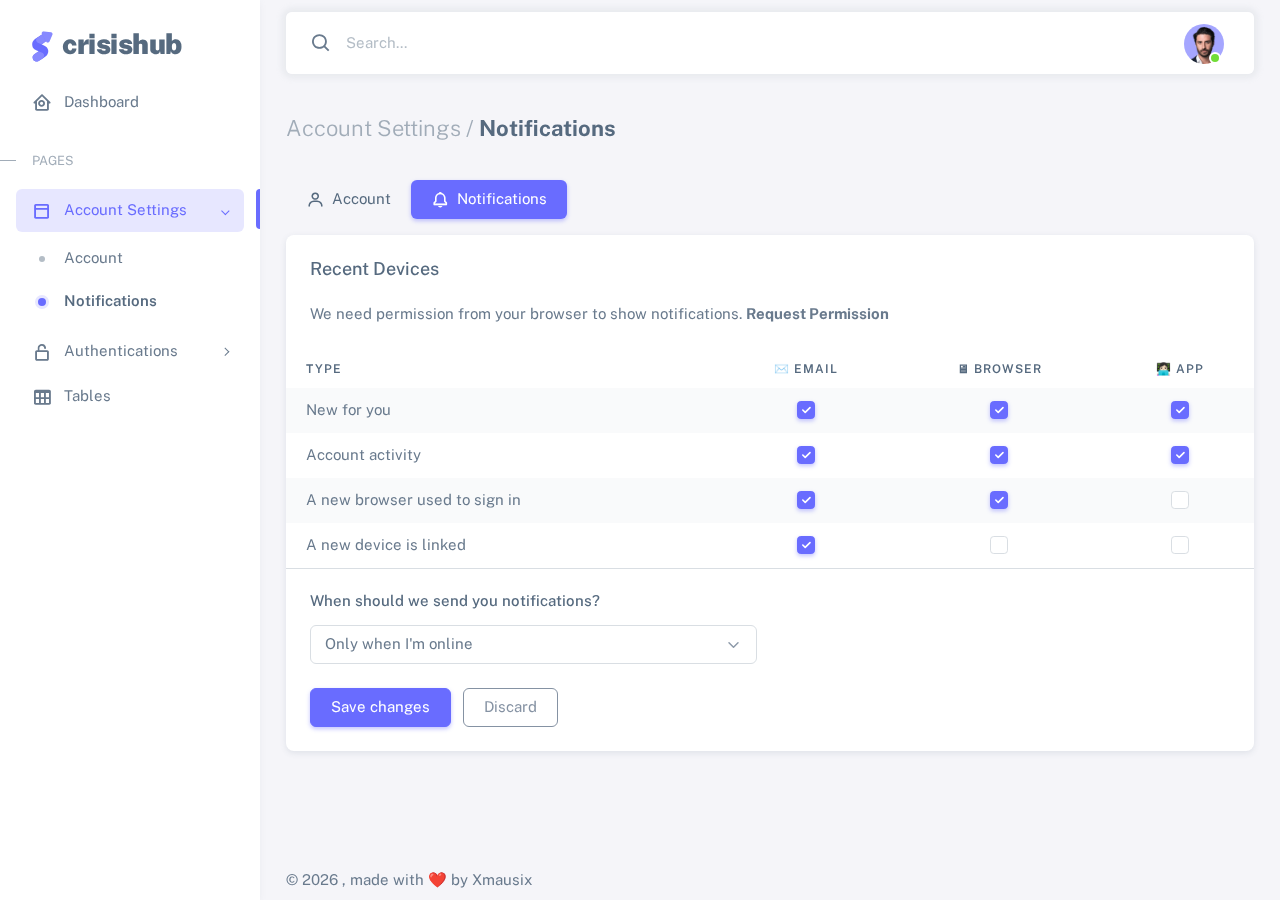
<file: CrisisHub-dashboard/html/pages-account-settings-notifications.html>
<!DOCTYPE html>
<html
  lang="en"
  class="light-style layout-menu-fixed"
  dir="ltr"
  data-theme="theme-default"
  data-assets-path="../assets/"
  data-template="vertical-menu-template-free"
>
  <head>
    <meta charset="utf-8" />
    <meta
      name="viewport"
      content="width=device-width, initial-scale=1.0, user-scalable=no, minimum-scale=1.0, maximum-scale=1.0"
    />

    <title>CrisisHub Dashboard</title>

    <meta name="description" content="" />

    <!-- Favicon -->
    <link rel="icon" type="image/x-icon" href="../assets/img/favicon/favicon.ico" />

    <!-- Fonts -->
    <link rel="preconnect" href="https://fonts.googleapis.com" />
    <link rel="preconnect" href="https://fonts.gstatic.com" crossorigin />
    <link
      href="https://fonts.googleapis.com/css2?family=Public+Sans:ital,wght@0,300;0,400;0,500;0,600;0,700;1,300;1,400;1,500;1,600;1,700&display=swap"
      rel="stylesheet"
    />

    <!-- Icons. Uncomment required icon fonts -->
    <link rel="stylesheet" href="../assets/vendor/fonts/boxicons.css" />

    <!-- Core CSS -->
    <link rel="stylesheet" href="../assets/vendor/css/core.css" class="template-customizer-core-css" />
    <link rel="stylesheet" href="../assets/vendor/css/theme-default.css" class="template-customizer-theme-css" />
    <link rel="stylesheet" href="../assets/css/demo.css" />

    <!-- Vendors CSS -->
    <link rel="stylesheet" href="../assets/vendor/libs/perfect-scrollbar/perfect-scrollbar.css" />

    <!-- Page CSS -->

    <!-- Helpers -->
    <script src="../assets/vendor/js/helpers.js"></script>


    <script src="../assets/js/config.js"></script>
  </head>

  <body>
    <!-- Layout wrapper -->
    <div class="layout-wrapper layout-content-navbar">
      <div class="layout-container">
        <!-- Menu -->

        <aside id="layout-menu" class="layout-menu menu-vertical menu bg-menu-theme">
          <div class="app-brand demo">
            <a href="index.html" class="app-brand-link">
              <span class="app-brand-logo demo">
                <svg
                  width="25"
                  viewBox="0 0 25 42"
                  version="1.1"
                  xmlns="http://www.w3.org/2000/svg"
                  xmlns:xlink="http://www.w3.org/1999/xlink"
                >
                  <defs>
                    <path
                      d="M13.7918663,0.358365126 L3.39788168,7.44174259 C0.566865006,9.69408886 -0.379795268,12.4788597 0.557900856,15.7960551 C0.68998853,16.2305145 1.09562888,17.7872135 3.12357076,19.2293357 C3.8146334,19.7207684 5.32369333,20.3834223 7.65075054,21.2172976 L7.59773219,21.2525164 L2.63468769,24.5493413 C0.445452254,26.3002124 0.0884951797,28.5083815 1.56381646,31.1738486 C2.83770406,32.8170431 5.20850219,33.2640127 7.09180128,32.5391577 C8.347334,32.0559211 11.4559176,30.0011079 16.4175519,26.3747182 C18.0338572,24.4997857 18.6973423,22.4544883 18.4080071,20.2388261 C17.963753,17.5346866 16.1776345,15.5799961 13.0496516,14.3747546 L10.9194936,13.4715819 L18.6192054,7.984237 L13.7918663,0.358365126 Z"
                      id="path-1"
                    ></path>
                    <path
                      d="M5.47320593,6.00457225 C4.05321814,8.216144 4.36334763,10.0722806 6.40359441,11.5729822 C8.61520715,12.571656 10.0999176,13.2171421 10.8577257,13.5094407 L15.5088241,14.433041 L18.6192054,7.984237 C15.5364148,3.11535317 13.9273018,0.573395879 13.7918663,0.358365126 C13.5790555,0.511491653 10.8061687,2.3935607 5.47320593,6.00457225 Z"
                      id="path-3"
                    ></path>
                    <path
                      d="M7.50063644,21.2294429 L12.3234468,23.3159332 C14.1688022,24.7579751 14.397098,26.4880487 13.008334,28.506154 C11.6195701,30.5242593 10.3099883,31.790241 9.07958868,32.3040991 C5.78142938,33.4346997 4.13234973,34 4.13234973,34 C4.13234973,34 2.75489982,33.0538207 2.37032616e-14,31.1614621 C-0.55822714,27.8186216 -0.55822714,26.0572515 -4.05231404e-15,25.8773518 C0.83734071,25.6075023 2.77988457,22.8248993 3.3049379,22.52991 C3.65497346,22.3332504 5.05353963,21.8997614 7.50063644,21.2294429 Z"
                      id="path-4"
                    ></path>
                    <path
                      d="M20.6,7.13333333 L25.6,13.8 C26.2627417,14.6836556 26.0836556,15.9372583 25.2,16.6 C24.8538077,16.8596443 24.4327404,17 24,17 L14,17 C12.8954305,17 12,16.1045695 12,15 C12,14.5672596 12.1403557,14.1461923 12.4,13.8 L17.4,7.13333333 C18.0627417,6.24967773 19.3163444,6.07059163 20.2,6.73333333 C20.3516113,6.84704183 20.4862915,6.981722 20.6,7.13333333 Z"
                      id="path-5"
                    ></path>
                  </defs>
                  <g id="g-app-brand" stroke="none" stroke-width="1" fill="none" fill-rule="evenodd">
                    <g id="Brand-Logo" transform="translate(-27.000000, -15.000000)">
                      <g id="Icon" transform="translate(27.000000, 15.000000)">
                        <g id="Mask" transform="translate(0.000000, 8.000000)">
                          <mask id="mask-2" fill="white">
                            <use xlink:href="#path-1"></use>
                          </mask>
                          <use fill="#696cff" xlink:href="#path-1"></use>
                          <g id="Path-3" mask="url(#mask-2)">
                            <use fill="#696cff" xlink:href="#path-3"></use>
                            <use fill-opacity="0.2" fill="#FFFFFF" xlink:href="#path-3"></use>
                          </g>
                          <g id="Path-4" mask="url(#mask-2)">
                            <use fill="#696cff" xlink:href="#path-4"></use>
                            <use fill-opacity="0.2" fill="#FFFFFF" xlink:href="#path-4"></use>
                          </g>
                        </g>
                        <g
                          id="Triangle"
                          transform="translate(19.000000, 11.000000) rotate(-300.000000) translate(-19.000000, -11.000000) "
                        >
                          <use fill="#696cff" xlink:href="#path-5"></use>
                          <use fill-opacity="0.2" fill="#FFFFFF" xlink:href="#path-5"></use>
                        </g>
                      </g>
                    </g>
                  </g>
                </svg>
              </span>
              <span class="app-brand-text demo menu-text fw-bolder ms-2">CrisisHub</span>
            </a>

            <a href="javascript:void(0);" class="layout-menu-toggle menu-link text-large ms-auto d-block d-xl-none">
              <i class="bx bx-chevron-left bx-sm align-middle"></i>
            </a>
          </div>

          <div class="menu-inner-shadow"></div>

          <ul class="menu-inner py-1">
            <!-- Dashboard -->
            <li class="menu-item">
              <a href="index.html" class="menu-link">
                <i class="menu-icon tf-icons bx bx-home-circle"></i>
                <div data-i18n="Analytics">Dashboard</div>
              </a>
            </li>




            <li class="menu-header small text-uppercase">
              <span class="menu-header-text">Pages</span>
            </li>
            <li class="menu-item active open">
              <a href="javascript:void(0);" class="menu-link menu-toggle">
                <i class="menu-icon tf-icons bx bx-dock-top"></i>
                <div data-i18n="Account Settings">Account Settings</div>
              </a>
              <ul class="menu-sub">
                <li class="menu-item">
                  <a href="pages-account-settings-account.html" class="menu-link">
                    <div data-i18n="Account">Account</div>
                  </a>
                </li>
                <li class="menu-item active">
                  <a href="pages-account-settings-notifications.html" class="menu-link">
                    <div data-i18n="Notifications">Notifications</div>
                  </a>
                </li>
              </ul>
            </li>
            <li class="menu-item">
              <a href="javascript:void(0);" class="menu-link menu-toggle">
                <i class="menu-icon tf-icons bx bx-lock-open-alt"></i>
                <div data-i18n="Authentications">Authentications</div>
              </a>
              <ul class="menu-sub">
                <li class="menu-item">
                  <a href="auth-login-basic.html" class="menu-link" target="_blank">
                    <div data-i18n="Basic">Login</div>
                  </a>
                </li>
                <li class="menu-item">
                  <a href="auth-register-basic.html" class="menu-link" target="_blank">
                    <div data-i18n="Basic">Register</div>
                  </a>
                </li>
                <li class="menu-item">
                  <a href="auth-forgot-password-basic.html" class="menu-link" target="_blank">
                    <div data-i18n="Basic">Forgot Password</div>
                  </a>
                </li>
              </ul>
            </li>

            <!-- Tables -->
            <li class="menu-item">
              <a href="tables-basic.html" class="menu-link">
                <i class="menu-icon tf-icons bx bx-table"></i>
                <div data-i18n="Tables">Tables</div>
              </a>
            </li>

        </aside>
        <!-- / Menu -->

        <!-- Layout container -->
        <div class="layout-page">
          <!-- Navbar -->

          <nav
            class="layout-navbar container-xxl navbar navbar-expand-xl navbar-detached align-items-center bg-navbar-theme"
            id="layout-navbar"
          >
            <div class="layout-menu-toggle navbar-nav align-items-xl-center me-3 me-xl-0 d-xl-none">
              <a class="nav-item nav-link px-0 me-xl-4" href="javascript:void(0)">
                <i class="bx bx-menu bx-sm"></i>
              </a>
            </div>

            <div class="navbar-nav-right d-flex align-items-center" id="navbar-collapse">
              <!-- Search -->
              <div class="navbar-nav align-items-center">
                <div class="nav-item d-flex align-items-center">
                  <i class="bx bx-search fs-4 lh-0"></i>
                  <input
                    type="text"
                    class="form-control border-0 shadow-none"
                    placeholder="Search..."
                    aria-label="Search..."
                  />
                </div>
              </div>
              <!-- /Search -->

              <ul class="navbar-nav flex-row align-items-center ms-auto">
                <!-- Place this tag where you want the button to render. -->


                <!-- User -->
                <li class="nav-item navbar-dropdown dropdown-user dropdown">
                  <a class="nav-link dropdown-toggle hide-arrow" href="javascript:void(0);" data-bs-toggle="dropdown">
                    <div class="avatar avatar-online">
                      <img src="../assets/img/avatars/1.png" alt class="w-px-40 h-auto rounded-circle" />
                    </div>
                  </a>
                  <ul class="dropdown-menu dropdown-menu-end">
                    <li>
                      <a class="dropdown-item" href="#">
                        <div class="d-flex">
                          <div class="flex-shrink-0 me-3">
                            <div class="avatar avatar-online">
                              <img src="../assets/img/avatars/1.png" alt class="w-px-40 h-auto rounded-circle" />
                            </div>
                          </div>
                          <div class="flex-grow-1">
                            <span class="fw-semibold d-block">John Doe</span>
                            <small class="text-muted">Admin</small>
                          </div>
                        </div>
                      </a>
                    </li>
                    <li>
                      <div class="dropdown-divider"></div>
                    </li>
                    <li>
                      <a class="dropdown-item" href="#">
                        <i class="bx bx-user me-2"></i>
                        <span class="align-middle">My Profile</span>
                      </a>
                    </li>
                    <li>
                      <a class="dropdown-item" href="#">
                        <i class="bx bx-cog me-2"></i>
                        <span class="align-middle">Settings</span>
                      </a>
                    </li>
                    <li>
                      <a class="dropdown-item" href="#">
                        <span class="d-flex align-items-center align-middle">
                          <i class="flex-shrink-0 bx bx-credit-card me-2"></i>
                          <span class="flex-grow-1 align-middle">Billing</span>
                          <span class="flex-shrink-0 badge badge-center rounded-pill bg-danger w-px-20 h-px-20">4</span>
                        </span>
                      </a>
                    </li>
                    <li>
                      <div class="dropdown-divider"></div>
                    </li>
                    <li>
                      <a class="dropdown-item" href="auth-login-basic.html">
                        <i class="bx bx-power-off me-2"></i>
                        <span class="align-middle">Log Out</span>
                      </a>
                    </li>
                  </ul>
                </li>
                <!--/ User -->
              </ul>
            </div>
          </nav>

          <!-- / Navbar -->

          <!-- Content wrapper -->
          <div class="content-wrapper">
            <!-- Content -->

            <div class="container-xxl flex-grow-1 container-p-y">
              <h4 class="fw-bold py-3 mb-4">
                <span class="text-muted fw-light">Account Settings /</span> Notifications
              </h4>

              <div class="row">
                <div class="col-md-12">
                  <ul class="nav nav-pills flex-column flex-md-row mb-3">
                    <li class="nav-item">
                      <a class="nav-link" href="pages-account-settings-account.html"
                        ><i class="bx bx-user me-1"></i> Account</a
                      >
                    </li>
                    <li class="nav-item">
                      <a class="nav-link active" href="javascript:void(0);"
                        ><i class="bx bx-bell me-1"></i> Notifications</a
                      >
                    </li>

                    </li>
                  </ul>
                  <div class="card">
                    <!-- Notifications -->
                    <h5 class="card-header">Recent Devices</h5>
                    <div class="card-body">
                      <span
                        >We need permission from your browser to show notifications.
                        <span class="notificationRequest"><strong>Request Permission</strong></span></span
                      >
                      <div class="error"></div>
                    </div>
                    <div class="table-responsive">
                      <table class="table table-striped table-borderless border-bottom">
                        <thead>
                          <tr>
                            <th class="text-nowrap">Type</th>
                            <th class="text-nowrap text-center">✉️ Email</th>
                            <th class="text-nowrap text-center">🖥 Browser</th>
                            <th class="text-nowrap text-center">👩🏻‍💻 App</th>
                          </tr>
                        </thead>
                        <tbody>
                          <tr>
                            <td class="text-nowrap">New for you</td>
                            <td>
                              <div class="form-check d-flex justify-content-center">
                                <input class="form-check-input" type="checkbox" id="defaultCheck1" checked />
                              </div>
                            </td>
                            <td>
                              <div class="form-check d-flex justify-content-center">
                                <input class="form-check-input" type="checkbox" id="defaultCheck2" checked />
                              </div>
                            </td>
                            <td>
                              <div class="form-check d-flex justify-content-center">
                                <input class="form-check-input" type="checkbox" id="defaultCheck3" checked />
                              </div>
                            </td>
                          </tr>
                          <tr>
                            <td class="text-nowrap">Account activity</td>
                            <td>
                              <div class="form-check d-flex justify-content-center">
                                <input class="form-check-input" type="checkbox" id="defaultCheck4" checked />
                              </div>
                            </td>
                            <td>
                              <div class="form-check d-flex justify-content-center">
                                <input class="form-check-input" type="checkbox" id="defaultCheck5" checked />
                              </div>
                            </td>
                            <td>
                              <div class="form-check d-flex justify-content-center">
                                <input class="form-check-input" type="checkbox" id="defaultCheck6" checked />
                              </div>
                            </td>
                          </tr>
                          <tr>
                            <td class="text-nowrap">A new browser used to sign in</td>
                            <td>
                              <div class="form-check d-flex justify-content-center">
                                <input class="form-check-input" type="checkbox" id="defaultCheck7" checked />
                              </div>
                            </td>
                            <td>
                              <div class="form-check d-flex justify-content-center">
                                <input class="form-check-input" type="checkbox" id="defaultCheck8" checked />
                              </div>
                            </td>
                            <td>
                              <div class="form-check d-flex justify-content-center">
                                <input class="form-check-input" type="checkbox" id="defaultCheck9" />
                              </div>
                            </td>
                          </tr>
                          <tr>
                            <td class="text-nowrap">A new device is linked</td>
                            <td>
                              <div class="form-check d-flex justify-content-center">
                                <input class="form-check-input" type="checkbox" id="defaultCheck10" checked />
                              </div>
                            </td>
                            <td>
                              <div class="form-check d-flex justify-content-center">
                                <input class="form-check-input" type="checkbox" id="defaultCheck11" />
                              </div>
                            </td>
                            <td>
                              <div class="form-check d-flex justify-content-center">
                                <input class="form-check-input" type="checkbox" id="defaultCheck12" />
                              </div>
                            </td>
                          </tr>
                        </tbody>
                      </table>
                    </div>
                    <div class="card-body">
                      <h6>When should we send you notifications?</h6>
                      <form action="javascript:void(0);">
                        <div class="row">
                          <div class="col-sm-6">
                            <select id="sendNotification" class="form-select" name="sendNotification">
                              <option selected>Only when I'm online</option>
                              <option>Anytime</option>
                            </select>
                          </div>
                          <div class="mt-4">
                            <button type="submit" class="btn btn-primary me-2">Save changes</button>
                            <button type="reset" class="btn btn-outline-secondary">Discard</button>
                          </div>
                        </div>
                      </form>
                    </div>
                    <!-- /Notifications -->
                  </div>
                </div>
              </div>
            </div>
            <!-- / Content -->

            <!-- Footer -->
            <footer class="content-footer footer bg-footer-theme">
              <div class="container-xxl d-flex flex-wrap justify-content-between py-2 flex-md-row flex-column">
                <div class="mb-2 mb-md-0">
                  ©
                  <script>
                    document.write(new Date().getFullYear());
                  </script>
                  , made with ❤️ by Xmausix

                </div>
                <div>

                </div>
              </div>
            </footer>
            <!-- / Footer -->

            <div class="content-backdrop fade"></div>
          </div>
          <!-- Content wrapper -->
        </div>
        <!-- / Layout page -->
      </div>

      <!-- Overlay -->
      <div class="layout-overlay layout-menu-toggle"></div>
    </div>
    <!-- / Layout wrapper -->



    <!-- Core JS -->
    <!-- build:js assets/vendor/js/core.js -->
    <script src="../assets/vendor/libs/jquery/jquery.js"></script>
    <script src="../assets/vendor/libs/popper/popper.js"></script>
    <script src="../assets/vendor/js/bootstrap.js"></script>
    <script src="../assets/vendor/libs/perfect-scrollbar/perfect-scrollbar.js"></script>

    <script src="../assets/vendor/js/menu.js"></script>
    <!-- endbuild -->

    <!-- Vendors JS -->

    <!-- Main JS -->
    <script src="../assets/js/main.js"></script>

    <!-- Page JS -->


  </body>
</html>
</file>
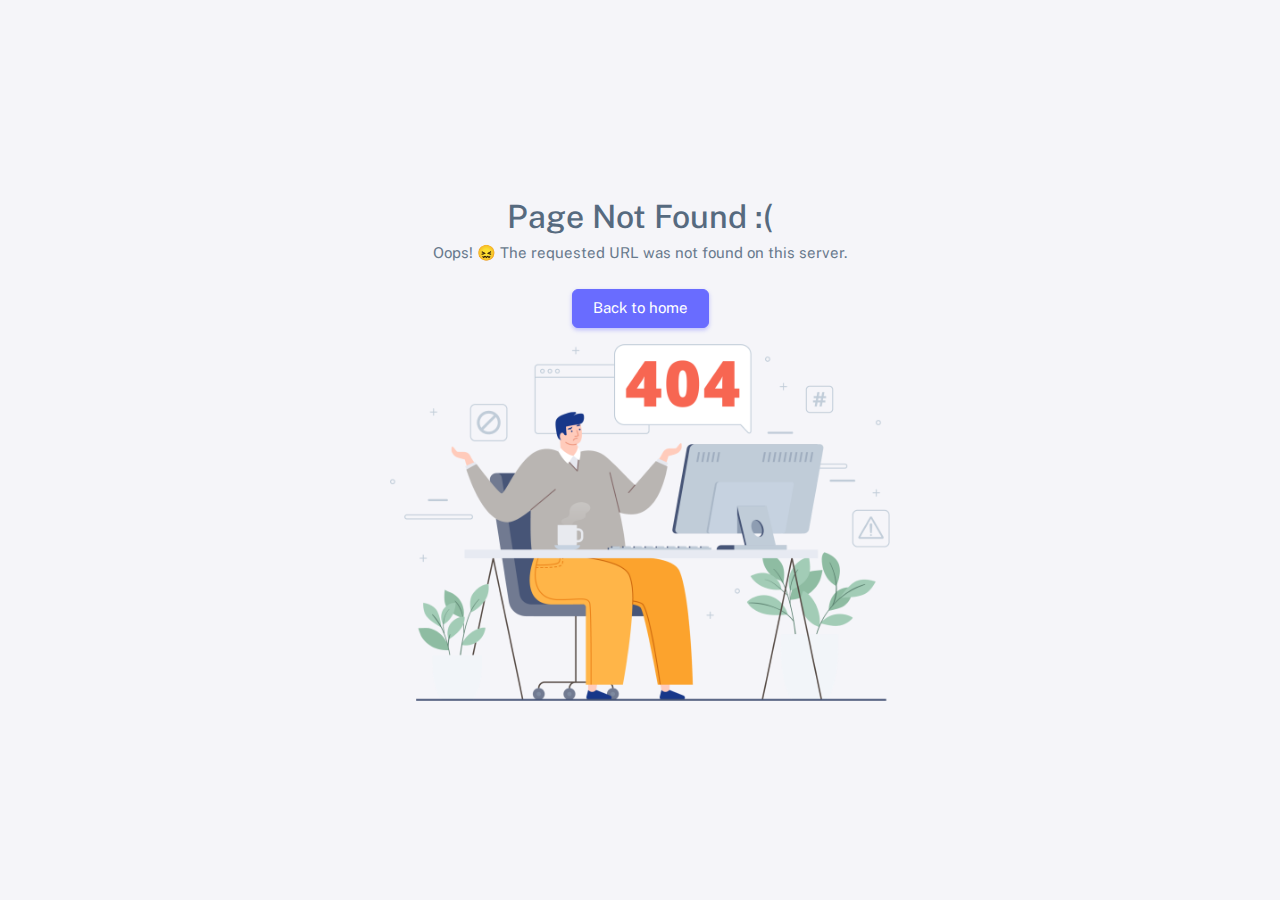
<file: CrisisHub-dashboard/html/pages-misc-error.html>
<!DOCTYPE html>


<html
  lang="en"
  class="light-style"
  dir="ltr"
  data-theme="theme-default"
  data-assets-path="../assets/"
  data-template="vertical-menu-template-free"
>
  <head>
    <meta charset="utf-8" />
    <meta
      name="viewport"
      content="width=device-width, initial-scale=1.0, user-scalable=no, minimum-scale=1.0, maximum-scale=1.0"
    />

    <title>Dashboard CrisisHub</title>

    <meta name="description" content="" />

    <!-- Favicon -->
    <link rel="icon" type="image/x-icon" href="../assets/img/favicon/favicon.ico" />

    <!-- Fonts -->
    <link rel="preconnect" href="https://fonts.googleapis.com" />
    <link rel="preconnect" href="https://fonts.gstatic.com" crossorigin />
    <link
      href="https://fonts.googleapis.com/css2?family=Public+Sans:ital,wght@0,300;0,400;0,500;0,600;0,700;1,300;1,400;1,500;1,600;1,700&display=swap"
      rel="stylesheet"
    />

    <!-- Icons. Uncomment required icon fonts -->
    <link rel="stylesheet" href="../assets/vendor/fonts/boxicons.css" />

    <!-- Core CSS -->
    <link rel="stylesheet" href="../assets/vendor/css/core.css" class="template-customizer-core-css" />
    <link rel="stylesheet" href="../assets/vendor/css/theme-default.css" class="template-customizer-theme-css" />
    <link rel="stylesheet" href="../assets/css/demo.css" />

    <!-- Vendors CSS -->
    <link rel="stylesheet" href="../assets/vendor/libs/perfect-scrollbar/perfect-scrollbar.css" />

    <!-- Page CSS -->
    <!-- Page -->
    <link rel="stylesheet" href="../assets/vendor/css/pages/page-misc.css" />
    <!-- Helpers -->
    <script src="../assets/vendor/js/helpers.js"></script>

    <!--! Template customizer & Theme config files MUST be included after core stylesheets and helpers.js in the <head> section -->
    <!--? Config:  Mandatory theme config file contain global vars & default theme options, Set your preferred theme option in this file.  -->
    <script src="../assets/js/config.js"></script>
  </head>

  <body>
    <!-- Content -->

    <!-- Error -->
    <div class="container-xxl container-p-y">
      <div class="misc-wrapper">
        <h2 class="mb-2 mx-2">Page Not Found :(</h2>
        <p class="mb-4 mx-2">Oops! 😖 The requested URL was not found on this server.</p>
        <a href="index.html" class="btn btn-primary">Back to home</a>
        <div class="mt-3">
          <img
            src="../assets/img/illustrations/page-misc-error-light.png"
            alt="page-misc-error-light"
            width="500"
            class="img-fluid"
            data-app-dark-img="illustrations/page-misc-error-dark.png"
            data-app-light-img="illustrations/page-misc-error-light.png"
          />
        </div>
      </div>
    </div>
    <!-- /Error -->

    <!-- / Content -->



    <!-- Core JS -->
    <!-- build:js assets/vendor/js/core.js -->
    <script src="../assets/vendor/libs/jquery/jquery.js"></script>
    <script src="../assets/vendor/libs/popper/popper.js"></script>
    <script src="../assets/vendor/js/bootstrap.js"></script>
    <script src="../assets/vendor/libs/perfect-scrollbar/perfect-scrollbar.js"></script>

    <script src="../assets/vendor/js/menu.js"></script>
    <!-- endbuild -->

    <!-- Vendors JS -->

    <!-- Main JS -->
    <script src="../assets/js/main.js"></script>

    <!-- Page JS -->


  </body>
</html>
</file>
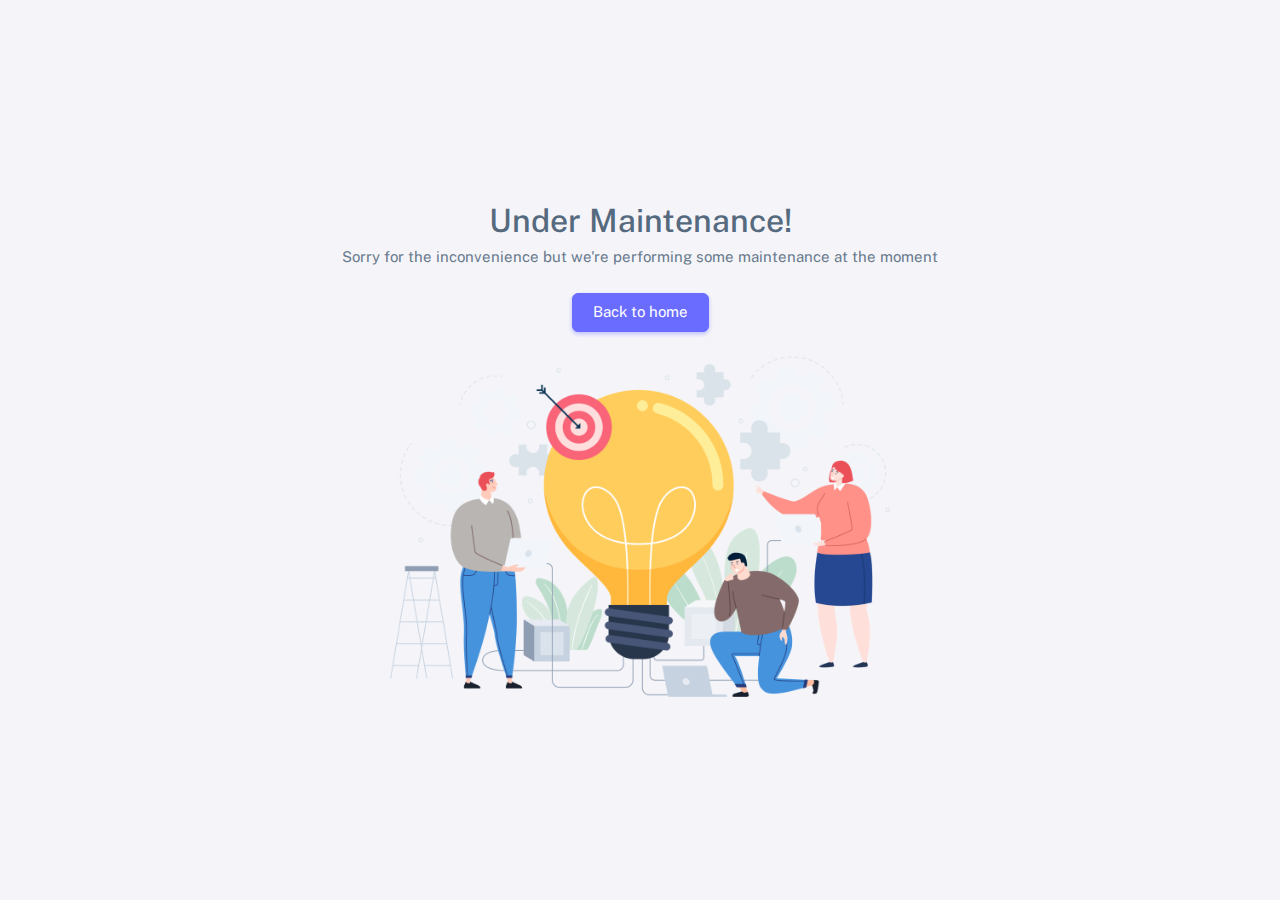
<file: CrisisHub-dashboard/html/pages-misc-under-maintenance.html>
<!DOCTYPE html>

<html
  lang="en"
  class="light-style"
  dir="ltr"
  data-theme="theme-default"
  data-assets-path="../assets/"
  data-template="vertical-menu-template-free"
>
  <head>
    <meta charset="utf-8" />
    <meta
      name="viewport"
      content="width=device-width, initial-scale=1.0, user-scalable=no, minimum-scale=1.0, maximum-scale=1.0"
    />

    <title>CrisisHub Dashboard</title>

    <meta name="description" content="" />

    <!-- Favicon -->
    <link rel="icon" type="image/x-icon" href="../assets/img/favicon/favicon.ico" />

    <!-- Fonts -->
    <link rel="preconnect" href="https://fonts.googleapis.com" />
    <link rel="preconnect" href="https://fonts.gstatic.com" crossorigin />
    <link
      href="https://fonts.googleapis.com/css2?family=Public+Sans:ital,wght@0,300;0,400;0,500;0,600;0,700;1,300;1,400;1,500;1,600;1,700&display=swap"
      rel="stylesheet"
    />


    <link rel="stylesheet" href="../assets/vendor/fonts/boxicons.css" />

    <!-- Core CSS -->
    <link rel="stylesheet" href="../assets/vendor/css/core.css" class="template-customizer-core-css" />
    <link rel="stylesheet" href="../assets/vendor/css/theme-default.css" class="template-customizer-theme-css" />
    <link rel="stylesheet" href="../assets/css/demo.css" />

    <!-- Vendors CSS -->
    <link rel="stylesheet" href="../assets/vendor/libs/perfect-scrollbar/perfect-scrollbar.css" />

    <!-- Page CSS -->
    <!-- Page -->
    <link rel="stylesheet" href="../assets/vendor/css/pages/page-misc.css" />
    <!-- Helpers -->
    <script src="../assets/vendor/js/helpers.js"></script>


    <script src="../assets/js/config.js"></script>
  </head>

  <body>
    <!-- Content -->

    <!--Under Maintenance -->
    <div class="container-xxl container-p-y">
      <div class="misc-wrapper">
        <h2 class="mb-2 mx-2">Under Maintenance!</h2>
        <p class="mb-4 mx-2">Sorry for the inconvenience but we're performing some maintenance at the moment</p>
        <a href="index.html" class="btn btn-primary">Back to home</a>
        <div class="mt-4">
          <img
            src="../assets/img/illustrations/girl-doing-yoga-light.png"
            alt="girl-doing-yoga-light"
            width="500"
            class="img-fluid"
            data-app-dark-img="illustrations/girl-doing-yoga-dark.png"
            data-app-light-img="illustrations/girl-doing-yoga-light.png"
          />
        </div>
      </div>
    </div>
    <!-- /Under Maintenance -->

    <!-- / Content -->



    <!-- Core JS -->
    <!-- build:js assets/vendor/js/core.js -->
    <script src="../assets/vendor/libs/jquery/jquery.js"></script>
    <script src="../assets/vendor/libs/popper/popper.js"></script>
    <script src="../assets/vendor/js/bootstrap.js"></script>
    <script src="../assets/vendor/libs/perfect-scrollbar/perfect-scrollbar.js"></script>

    <script src="../assets/vendor/js/menu.js"></script>
    <!-- endbuild -->

    <!-- Vendors JS -->

    <!-- Main JS -->
    <script src="../assets/js/main.js"></script>

    <!-- Page JS -->


  </body>
</html>
</file>
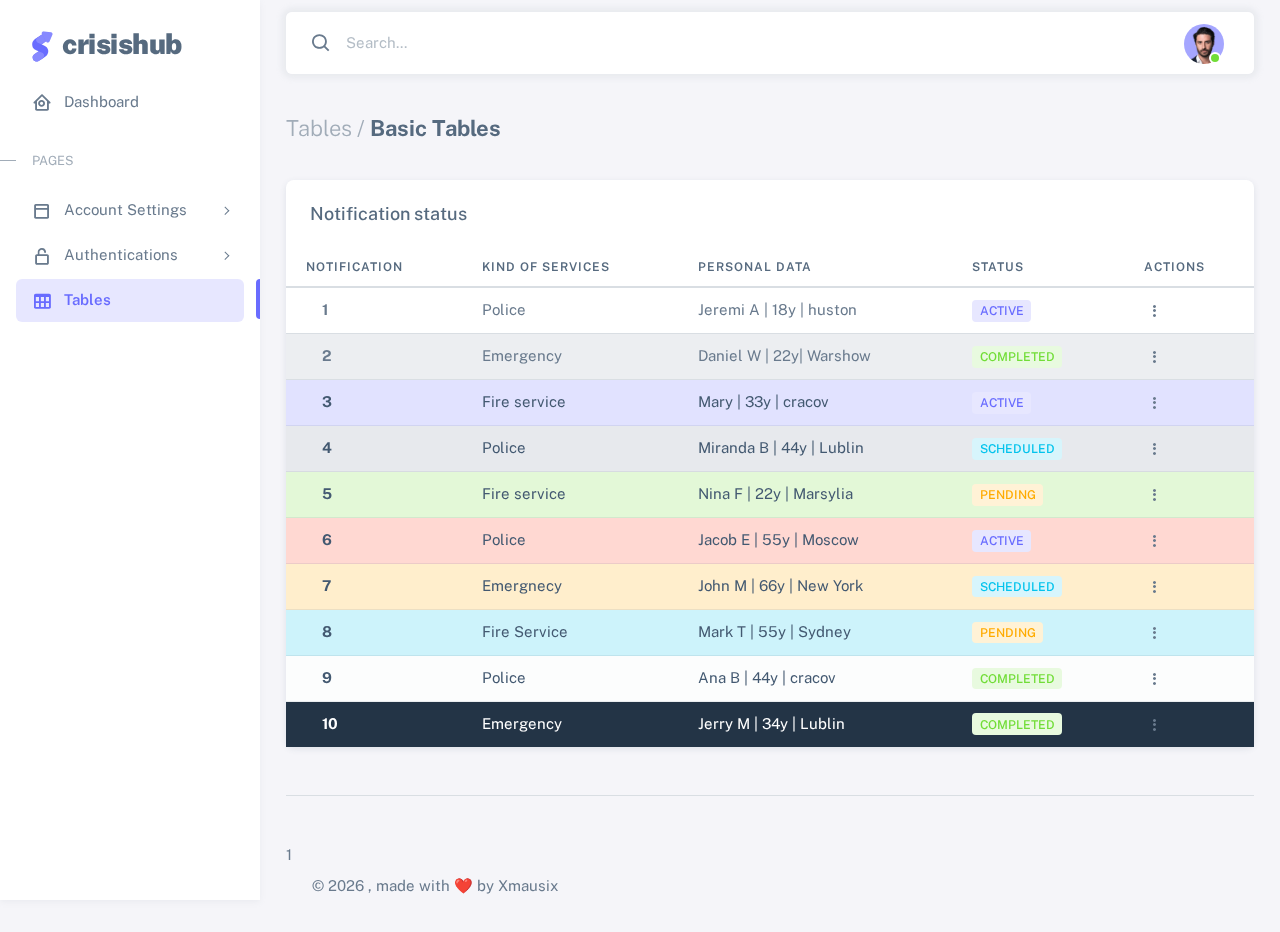
<file: CrisisHub-dashboard/html/tables-basic.html>
<!DOCTYPE html>


<!-- beautify ignore:start -->
<html
  lang="en"
  class="light-style layout-menu-fixed"
  dir="ltr"
  data-theme="theme-default"
  data-assets-path="../assets/"
  data-template="vertical-menu-template-free"
>
  <head>
    <meta charset="utf-8" />
    <meta
      name="viewport"
      content="width=device-width, initial-scale=1.0, user-scalable=no, minimum-scale=1.0, maximum-scale=1.0"
    />

    <title>CrisisHub DashBoard</title>

    <meta name="description" content="" />

    <!-- Favicon -->
    <link rel="icon" type="image/x-icon" href="../assets/img/favicon/favicon.ico" />

    <!-- Fonts -->
    <link rel="preconnect" href="https://fonts.googleapis.com" />
    <link rel="preconnect" href="https://fonts.gstatic.com" crossorigin />
    <link
      href="https://fonts.googleapis.com/css2?family=Public+Sans:ital,wght@0,300;0,400;0,500;0,600;0,700;1,300;1,400;1,500;1,600;1,700&display=swap"
      rel="stylesheet"
    />

    <!-- Icons. Uncomment required icon fonts -->
    <link rel="stylesheet" href="../assets/vendor/fonts/boxicons.css" />

    <!-- Core CSS -->
    <link rel="stylesheet" href="../assets/vendor/css/core.css" class="template-customizer-core-css" />
    <link rel="stylesheet" href="../assets/vendor/css/theme-default.css" class="template-customizer-theme-css" />
    <link rel="stylesheet" href="../assets/css/demo.css" />

    <!-- Vendors CSS -->
    <link rel="stylesheet" href="../assets/vendor/libs/perfect-scrollbar/perfect-scrollbar.css" />

    <!-- Page CSS -->

    <!-- Helpers -->
    <script src="../assets/vendor/js/helpers.js"></script>


    <script src="../assets/js/config.js"></script>
  </head>

  <body>
    <!-- Layout wrapper -->
    <div class="layout-wrapper layout-content-navbar">
      <div class="layout-container">
        <!-- Menu -->

        <aside id="layout-menu" class="layout-menu menu-vertical menu bg-menu-theme">
          <div class="app-brand demo">
            <a href="index.html" class="app-brand-link">
              <span class="app-brand-logo demo">
                <svg
                  width="25"
                  viewBox="0 0 25 42"
                  version="1.1"
                  xmlns="http://www.w3.org/2000/svg"
                  xmlns:xlink="http://www.w3.org/1999/xlink"
                >
                  <defs>
                    <path
                      d="M13.7918663,0.358365126 L3.39788168,7.44174259 C0.566865006,9.69408886 -0.379795268,12.4788597 0.557900856,15.7960551 C0.68998853,16.2305145 1.09562888,17.7872135 3.12357076,19.2293357 C3.8146334,19.7207684 5.32369333,20.3834223 7.65075054,21.2172976 L7.59773219,21.2525164 L2.63468769,24.5493413 C0.445452254,26.3002124 0.0884951797,28.5083815 1.56381646,31.1738486 C2.83770406,32.8170431 5.20850219,33.2640127 7.09180128,32.5391577 C8.347334,32.0559211 11.4559176,30.0011079 16.4175519,26.3747182 C18.0338572,24.4997857 18.6973423,22.4544883 18.4080071,20.2388261 C17.963753,17.5346866 16.1776345,15.5799961 13.0496516,14.3747546 L10.9194936,13.4715819 L18.6192054,7.984237 L13.7918663,0.358365126 Z"
                      id="path-1"
                    ></path>
                    <path
                      d="M5.47320593,6.00457225 C4.05321814,8.216144 4.36334763,10.0722806 6.40359441,11.5729822 C8.61520715,12.571656 10.0999176,13.2171421 10.8577257,13.5094407 L15.5088241,14.433041 L18.6192054,7.984237 C15.5364148,3.11535317 13.9273018,0.573395879 13.7918663,0.358365126 C13.5790555,0.511491653 10.8061687,2.3935607 5.47320593,6.00457225 Z"
                      id="path-3"
                    ></path>
                    <path
                      d="M7.50063644,21.2294429 L12.3234468,23.3159332 C14.1688022,24.7579751 14.397098,26.4880487 13.008334,28.506154 C11.6195701,30.5242593 10.3099883,31.790241 9.07958868,32.3040991 C5.78142938,33.4346997 4.13234973,34 4.13234973,34 C4.13234973,34 2.75489982,33.0538207 2.37032616e-14,31.1614621 C-0.55822714,27.8186216 -0.55822714,26.0572515 -4.05231404e-15,25.8773518 C0.83734071,25.6075023 2.77988457,22.8248993 3.3049379,22.52991 C3.65497346,22.3332504 5.05353963,21.8997614 7.50063644,21.2294429 Z"
                      id="path-4"
                    ></path>
                    <path
                      d="M20.6,7.13333333 L25.6,13.8 C26.2627417,14.6836556 26.0836556,15.9372583 25.2,16.6 C24.8538077,16.8596443 24.4327404,17 24,17 L14,17 C12.8954305,17 12,16.1045695 12,15 C12,14.5672596 12.1403557,14.1461923 12.4,13.8 L17.4,7.13333333 C18.0627417,6.24967773 19.3163444,6.07059163 20.2,6.73333333 C20.3516113,6.84704183 20.4862915,6.981722 20.6,7.13333333 Z"
                      id="path-5"
                    ></path>
                  </defs>
                  <g id="g-app-brand" stroke="none" stroke-width="1" fill="none" fill-rule="evenodd">
                    <g id="Brand-Logo" transform="translate(-27.000000, -15.000000)">
                      <g id="Icon" transform="translate(27.000000, 15.000000)">
                        <g id="Mask" transform="translate(0.000000, 8.000000)">
                          <mask id="mask-2" fill="white">
                            <use xlink:href="#path-1"></use>
                          </mask>
                          <use fill="#696cff" xlink:href="#path-1"></use>
                          <g id="Path-3" mask="url(#mask-2)">
                            <use fill="#696cff" xlink:href="#path-3"></use>
                            <use fill-opacity="0.2" fill="#FFFFFF" xlink:href="#path-3"></use>
                          </g>
                          <g id="Path-4" mask="url(#mask-2)">
                            <use fill="#696cff" xlink:href="#path-4"></use>
                            <use fill-opacity="0.2" fill="#FFFFFF" xlink:href="#path-4"></use>
                          </g>
                        </g>
                        <g
                          id="Triangle"
                          transform="translate(19.000000, 11.000000) rotate(-300.000000) translate(-19.000000, -11.000000) "
                        >
                          <use fill="#696cff" xlink:href="#path-5"></use>
                          <use fill-opacity="0.2" fill="#FFFFFF" xlink:href="#path-5"></use>
                        </g>
                      </g>
                    </g>
                  </g>
                </svg>
              </span>
              <span class="app-brand-text demo menu-text fw-bolder ms-2">CrisisHub</span>
            </a>

            <a href="javascript:void(0);" class="layout-menu-toggle menu-link text-large ms-auto d-block d-xl-none">
              <i class="bx bx-chevron-left bx-sm align-middle"></i>
            </a>
          </div>

          <div class="menu-inner-shadow"></div>

          <ul class="menu-inner py-1">
            <!-- Dashboard -->
            <li class="menu-item">
              <a href="index.html" class="menu-link">
                <i class="menu-icon tf-icons bx bx-home-circle"></i>
                <div data-i18n="Analytics">Dashboard</div>
              </a>
            </li>



            <li class="menu-header small text-uppercase">
              <span class="menu-header-text">Pages</span>
            </li>
            <li class="menu-item">
              <a href="javascript:void(0);" class="menu-link menu-toggle">
                <i class="menu-icon tf-icons bx bx-dock-top"></i>
                <div data-i18n="Account Settings">Account Settings</div>
              </a>
              <ul class="menu-sub">
                <li class="menu-item">
                  <a href="pages-account-settings-account.html" class="menu-link">
                    <div data-i18n="Account">Account</div>
                  </a>
                </li>
                <li class="menu-item">
                  <a href="pages-account-settings-notifications.html" class="menu-link">
                    <div data-i18n="Notifications">Notifications</div>
                  </a>
                </li>
                <li class="menu-item">
                  <a href="pages-account-settings-connections.html" class="menu-link">
                    <div data-i18n="Connections">Connections</div>
                  </a>
                </li>
              </ul>
            </li>
            <li class="menu-item">
              <a href="javascript:void(0);" class="menu-link menu-toggle">
                <i class="menu-icon tf-icons bx bx-lock-open-alt"></i>
                <div data-i18n="Authentications">Authentications</div>
              </a>
              <ul class="menu-sub">
                <li class="menu-item">
                  <a href="auth-login-basic.html" class="menu-link" target="_blank">
                    <div data-i18n="Basic">Login</div>
                  </a>
                </li>
                <li class="menu-item">
                  <a href="auth-register-basic.html" class="menu-link" target="_blank">
                    <div data-i18n="Basic">Register</div>
                  </a>
                </li>
                <li class="menu-item">
                  <a href="auth-forgot-password-basic.html" class="menu-link" target="_blank">
                    <div data-i18n="Basic">Forgot Password</div>
                  </a>
                </li>
              </ul>
            </li>


            <!-- Tables -->
            <li class="menu-item active">
              <a href="tables-basic.html" class="menu-link">
                <i class="menu-icon tf-icons bx bx-table"></i>
                <div data-i18n="Tables">Tables</div>
              </a>
            </li>

        </aside>
        <!-- / Menu -->

        <!-- Layout container -->
        <div class="layout-page">
          <!-- Navbar -->

          <nav
            class="layout-navbar container-xxl navbar navbar-expand-xl navbar-detached align-items-center bg-navbar-theme"
            id="layout-navbar"
          >
            <div class="layout-menu-toggle navbar-nav align-items-xl-center me-3 me-xl-0 d-xl-none">
              <a class="nav-item nav-link px-0 me-xl-4" href="javascript:void(0)">
                <i class="bx bx-menu bx-sm"></i>
              </a>
            </div>

            <div class="navbar-nav-right d-flex align-items-center" id="navbar-collapse">
              <!-- Search -->
              <div class="navbar-nav align-items-center">
                <div class="nav-item d-flex align-items-center">
                  <i class="bx bx-search fs-4 lh-0"></i>
                  <input
                    type="text"
                    class="form-control border-0 shadow-none"
                    placeholder="Search..."
                    aria-label="Search..."
                  />
                </div>
              </div>
              <!-- /Search -->

              <ul class="navbar-nav flex-row align-items-center ms-auto">


                <!-- User -->
                <li class="nav-item navbar-dropdown dropdown-user dropdown">
                  <a class="nav-link dropdown-toggle hide-arrow" href="javascript:void(0);" data-bs-toggle="dropdown">
                    <div class="avatar avatar-online">
                      <img src="../assets/img/avatars/1.png" alt class="w-px-40 h-auto rounded-circle" />
                    </div>
                  </a>
                  <ul class="dropdown-menu dropdown-menu-end">
                    <li>
                      <a class="dropdown-item" href="#">
                        <div class="d-flex">
                          <div class="flex-shrink-0 me-3">
                            <div class="avatar avatar-online">
                              <img src="../assets/img/avatars/1.png" alt class="w-px-40 h-auto rounded-circle" />
                            </div>
                          </div>
                          <div class="flex-grow-1">
                            <span class="fw-semibold d-block">John Doe</span>
                            <small class="text-muted">Admin</small>
                          </div>
                        </div>
                      </a>
                    </li>
                    <li>
                      <div class="dropdown-divider"></div>
                    </li>
                    <li>
                      <a class="dropdown-item" href="#">
                        <i class="bx bx-user me-2"></i>
                        <span class="align-middle">My Profile</span>
                      </a>
                    </li>
                    <li>
                      <a class="dropdown-item" href="#">
                        <i class="bx bx-cog me-2"></i>
                        <span class="align-middle">Settings</span>
                      </a>
                    </li>
                    <li>
                      <a class="dropdown-item" href="#">
                        <span class="d-flex align-items-center align-middle">
                          <i class="flex-shrink-0 bx bx-credit-card me-2"></i>
                          <span class="flex-grow-1 align-middle">Billing</span>
                          <span class="flex-shrink-0 badge badge-center rounded-pill bg-danger w-px-20 h-px-20">4</span>
                        </span>
                      </a>
                    </li>
                    <li>
                      <div class="dropdown-divider"></div>
                    </li>
                    <li>
                      <a class="dropdown-item" href="auth-login-basic.html">
                        <i class="bx bx-power-off me-2"></i>
                        <span class="align-middle">Log Out</span>
                      </a>
                    </li>
                  </ul>
                </li>
                <!--/ User -->
              </ul>
            </div>
          </nav>

          <!-- / Navbar -->

          <!-- Content wrapper -->
          <div class="content-wrapper">
            <!-- Content -->

            <div class="container-xxl flex-grow-1 container-p-y">
              <h4 class="fw-bold py-3 mb-4"><span class="text-muted fw-light">Tables /</span> Basic Tables</h4>

              <!-- Contextual Classes -->

              <div class="card">
                <h5 class="card-header">Notification status</h5>
                <div class="table-responsive text-nowrap">
                  <table class="table">
                    <thead>
                      <tr>
                        <th>Notification</th>
                        <th>Kind of services</th>
                        <th>Personal data</th>
                        <th>Status</th>
                        <th>Actions</th>
                      </tr>
                    </thead>
                    <tbody class="table-border-bottom-0">
                      <tr class="table-default">
                        <td><i class="fab fa-sketch fa-lg text-warning me-3"></i> <strong>1</strong></td>
                        <td>Police</td>
                        <td>
                          <ul class="list-unstyled users-list m-0 avatar-group d-flex align-items-center">
                            <li>
                            <span>Jeremi A | 18y | huston </span>
                            </li>
                          </ul>
                        </td>
                        <td><span class="badge bg-label-primary me-1">Active</span></td>
                        <td>
                          <div class="dropdown">
                            <button type="button" class="btn p-0 dropdown-toggle hide-arrow" data-bs-toggle="dropdown">
                              <i class="bx bx-dots-vertical-rounded"></i>
                            </button>
                            <div class="dropdown-menu">
                              <a class="dropdown-item" href="javascript:void(0);"
                                ><i class="bx bx-edit-alt me-1"></i> Edit</a
                              >
                              <a class="dropdown-item" href="javascript:void(0);"
                                ><i class="bx bx-trash me-1"></i> Delete</a
                              >
                            </div>
                          </div>
                        </td>
                      </tr>
                      <tr class="table-active">
                        <td><i class="fab fa-react fa-lg text-info me-3"></i> <strong>2</strong></td>
                        <td>Emergency</td>
                        <td>
                          <ul class="list-unstyled users-list m-0 avatar-group d-flex align-items-center">

                             <li>
                               <span>Daniel W | 22y| Warshow</span>
                            </li>
                          </ul>
                        </td>
                        <td><span class="badge bg-label-success me-1">Completed</span></td>
                        <td>
                          <div class="dropdown">
                            <button type="button" class="btn p-0 dropdown-toggle hide-arrow" data-bs-toggle="dropdown">
                              <i class="bx bx-dots-vertical-rounded"></i>
                            </button>
                            <div class="dropdown-menu">
                              <a class="dropdown-item" href="javascript:void(0);"
                                ><i class="bx bx-edit-alt me-1"></i> Edit</a
                              >
                              <a class="dropdown-item" href="javascript:void(0);"
                                ><i class="bx bx-trash me-1"></i> Delete</a
                              >
                            </div>
                          </div>
                        </td>
                      </tr>
                      <tr class="table-primary">
                        <td><i class="fab fa-angular fa-lg text-danger me-3"></i> <strong>3</strong></td>
                        <td>Fire service</td>
                        <td>
                          <ul class="list-unstyled users-list m-0 avatar-group d-flex align-items-center">
                            <li
                             <span>Mary | 33y | cracov</span>
                            </li>
                          </ul>
                        </td>
                        <td><span class="badge bg-label-primary me-1">Active</span></td>
                        <td>
                          <div class="dropdown">
                            <button type="button" class="btn p-0 dropdown-toggle hide-arrow" data-bs-toggle="dropdown">
                              <i class="bx bx-dots-vertical-rounded"></i>
                            </button>
                            <div class="dropdown-menu">
                              <a class="dropdown-item" href="javascript:void(0);"
                                ><i class="bx bx-edit-alt me-1"></i> Edit</a
                              >
                              <a class="dropdown-item" href="javascript:void(0);"
                                ><i class="bx bx-trash me-1"></i> Delete</a
                              >
                            </div>
                          </div>
                        </td>
                      </tr>
                      <tr class="table-secondary">
                        <td><i class="fab fa-vuejs fa-lg text-success me-3"></i> <strong>4</strong></td>
                        <td>Police</td>
                        <td>
                          <ul class="list-unstyled users-list m-0 avatar-group d-flex align-items-center">
                            <li>
                              <span>Miranda B | 44y | Lublin </span>
                            </li>
                          </ul>
                        </td>
                        <td><span class="badge bg-label-info me-1">Scheduled</span></td>
                        <td>
                          <div class="dropdown">
                            <button type="button" class="btn p-0 dropdown-toggle hide-arrow" data-bs-toggle="dropdown">
                              <i class="bx bx-dots-vertical-rounded"></i>
                            </button>
                            <div class="dropdown-menu">
                              <a class="dropdown-item" href="javascript:void(0);"
                                ><i class="bx bx-edit-alt me-1"></i> Edit</a
                              >
                              <a class="dropdown-item" href="javascript:void(0);"
                                ><i class="bx bx-trash me-1"></i> Delete</a
                              >
                            </div>
                          </div>
                        </td>
                      </tr>
                      <tr class="table-success">
                        <td>
                          <i class="fab fa-bootstrap fa-lg text-primary me-3"></i> <strong>5</strong>
                        </td>
                        <td>Fire service</td>
                        <td>
                          <ul class="list-unstyled users-list m-0 avatar-group d-flex align-items-center">
                            <li>
                              <span>Nina F | 22y | Marsylia</span>
                            </li>
                          </ul>
                        </td>
                        <td><span class="badge bg-label-warning me-1">Pending</span></td>
                        <td>
                          <div class="dropdown">
                            <button type="button" class="btn p-0 dropdown-toggle hide-arrow" data-bs-toggle="dropdown">
                              <i class="bx bx-dots-vertical-rounded"></i>
                            </button>
                            <div class="dropdown-menu">
                              <a class="dropdown-item" href="javascript:void(0);"
                                ><i class="bx bx-edit-alt me-1"></i> Edit</a
                              >
                              <a class="dropdown-item" href="javascript:void(0);"
                                ><i class="bx bx-trash me-1"></i> Delete</a
                              >
                            </div>
                          </div>
                        </td>
                      </tr>
                      <tr class="table-danger">
                        <td><i class="fab fa-sketch fa-lg text-warning me-3"></i> <strong>6</strong></td>
                        <td>Police</td>
                        <td>
                          <ul class="list-unstyled users-list m-0 avatar-group d-flex align-items-center">
                            <li>
                             <span>Jacob E | 55y | Moscow</span>
                            </li>
                          </ul>
                        </td>
                        <td><span class="badge bg-label-primary me-1">Active</span></td>
                        <td>
                          <div class="dropdown">
                            <button type="button" class="btn p-0 dropdown-toggle hide-arrow" data-bs-toggle="dropdown">
                              <i class="bx bx-dots-vertical-rounded"></i>
                            </button>
                            <div class="dropdown-menu">
                              <a class="dropdown-item" href="javascript:void(0);"
                                ><i class="bx bx-edit-alt me-1"></i> Edit</a
                              >
                              <a class="dropdown-item" href="javascript:void(0);"
                                ><i class="bx bx-trash me-1"></i> Delete</a
                              >
                            </div>
                          </div>
                        </td>
                      </tr>
                      <tr class="table-warning">
                        <td><i class="fab fa-react fa-lg text-info me-3"></i> <strong>7</strong></td>
                        <td>Emergnecy</td>
                        <td>
                          <ul class="list-unstyled users-list m-0 avatar-group d-flex align-items-center">
                            <li>
                              <span>John M | 66y | New York</span>
                            </li>

                          </ul>
                        </td>
                        <td><span class="badge bg-label-info me-1">Scheduled</span></td>
                        <td>
                          <div class="dropdown">
                            <button type="button" class="btn p-0 dropdown-toggle hide-arrow" data-bs-toggle="dropdown">
                              <i class="bx bx-dots-vertical-rounded"></i>
                            </button>
                            <div class="dropdown-menu">
                              <a class="dropdown-item" href="javascript:void(0);"
                                ><i class="bx bx-edit-alt me-1"></i> Edit</a
                              >
                              <a class="dropdown-item" href="javascript:void(0);"
                                ><i class="bx bx-trash me-1"></i> Delete</a
                              >
                            </div>
                          </div>
                        </td>
                      </tr>
                      <tr class="table-info">
                        <td>
                          <i class="fab fa-bootstrap fa-lg text-primary me-3"></i> <strong>8</strong>
                        </td>
                        <td>Fire Service</td>
                        <td>
                          <ul class="list-unstyled users-list m-0 avatar-group d-flex align-items-center">
                            <li>
                              <span>
                                Mark T | 55y | Sydney
                              </span>
                            </li>
                          </ul>
                        </td>
                        <td><span class="badge bg-label-warning me-1">Pending</span></td>
                        <td>
                          <div class="dropdown">
                            <button type="button" class="btn p-0 dropdown-toggle hide-arrow" data-bs-toggle="dropdown">
                              <i class="bx bx-dots-vertical-rounded"></i>
                            </button>
                            <div class="dropdown-menu">
                              <a class="dropdown-item" href="javascript:void(0);"
                                ><i class="bx bx-edit-alt me-1"></i> Edit</a
                              >
                              <a class="dropdown-item" href="javascript:void(0);"
                                ><i class="bx bx-trash me-1"></i> Delete</a
                              >
                            </div>
                          </div>
                        </td>
                      </tr>
                      <tr class="table-light">
                        <td><i class="fab fa-angular fa-lg text-danger me-3"></i> <strong>9</strong></td>
                        <td>Police</td>
                        <td>
                          <ul class="list-unstyled users-list m-0 avatar-group d-flex align-items-center">
                            <li>
                              <span>
                                Ana B | 44y | cracov
                              </span>
                            </li>
                          </ul>
                        </td>
                        <td><span class="badge bg-label-success me-1">Completed</span></td>
                        <td>
                          <div class="dropdown">
                            <button type="button" class="btn p-0 dropdown-toggle hide-arrow" data-bs-toggle="dropdown">
                              <i class="bx bx-dots-vertical-rounded"></i>
                            </button>
                            <div class="dropdown-menu">
                              <a class="dropdown-item" href="javascript:void(0);"
                                ><i class="bx bx-edit-alt me-1"></i> Edit</a
                              >
                              <a class="dropdown-item" href="javascript:void(0);"
                                ><i class="bx bx-trash me-1"></i> Delete</a
                              >
                            </div>
                          </div>
                        </td>
                      </tr>
                      <tr class="table-dark">
                        <td><i class="fab fa-bootstrap fa-lg text-primary me-3"></i> <strong>10</strong></td>
                        <td>Emergency</td>
                        <td>
                          <ul class="list-unstyled users-list m-0 avatar-group d-flex align-items-center">
                            <li>
                              <span>
                                Jerry M | 34y | Lublin
                              </span>
                            </li>
                          </ul>
                        </td>
                        <td><span class="badge bg-label-success me-1">Completed</span></td>
                        <td>
                          <div class="dropdown">
                            <button type="button" class="btn p-0 dropdown-toggle hide-arrow" data-bs-toggle="dropdown">
                              <i class="bx bx-dots-vertical-rounded"></i>
                            </button>
                            <div class="dropdown-menu">
                              <a class="dropdown-item" href="javascript:void(0);"
                                ><i class="bx bx-edit-alt me-1"></i> Edit</a
                              >
                              <a class="dropdown-item" href="javascript:void(0);"
                                ><i class="bx bx-trash me-1"></i> Delete</a
                              >
                            </div>
                          </div>
                        </td>
                      </tr>
                    </tbody>
                  </table>
                </div>
              </div>
              <!--/ Contextual Classes -->

              <hr class="my-5" />

1

            <!-- Footer -->
            <footer class="content-footer footer bg-footer-theme">
              <div class="container-xxl d-flex flex-wrap justify-content-between py-2 flex-md-row flex-column">
                <div class="mb-2 mb-md-0">
                  ©
                  <script>
                    document.write(new Date().getFullYear());
                  </script>
                  , made with ❤️ by Xmausix

                </div>

              </div>
            </footer>
            <!-- / Footer -->

            <div class="content-backdrop fade"></div>
          </div>
          <!-- Content wrapper -->
        </div>
        <!-- / Layout page -->
      </div>

      <!-- Overlay -->
      <div class="layout-overlay layout-menu-toggle"></div>
    </div>
    <!-- / Layout wrapper -->



    <!-- Core JS -->
    <!-- build:js assets/vendor/js/core.js -->
    <script src="../assets/vendor/libs/jquery/jquery.js"></script>
    <script src="../assets/vendor/libs/popper/popper.js"></script>
    <script src="../assets/vendor/js/bootstrap.js"></script>
    <script src="../assets/vendor/libs/perfect-scrollbar/perfect-scrollbar.js"></script>

    <script src="../assets/vendor/js/menu.js"></script>
    <!-- endbuild -->

    <!-- Vendors JS -->

    <!-- Main JS -->
    <script src="../assets/js/main.js"></script>

    <!-- Page JS -->


  </body>
</html>
</file>
